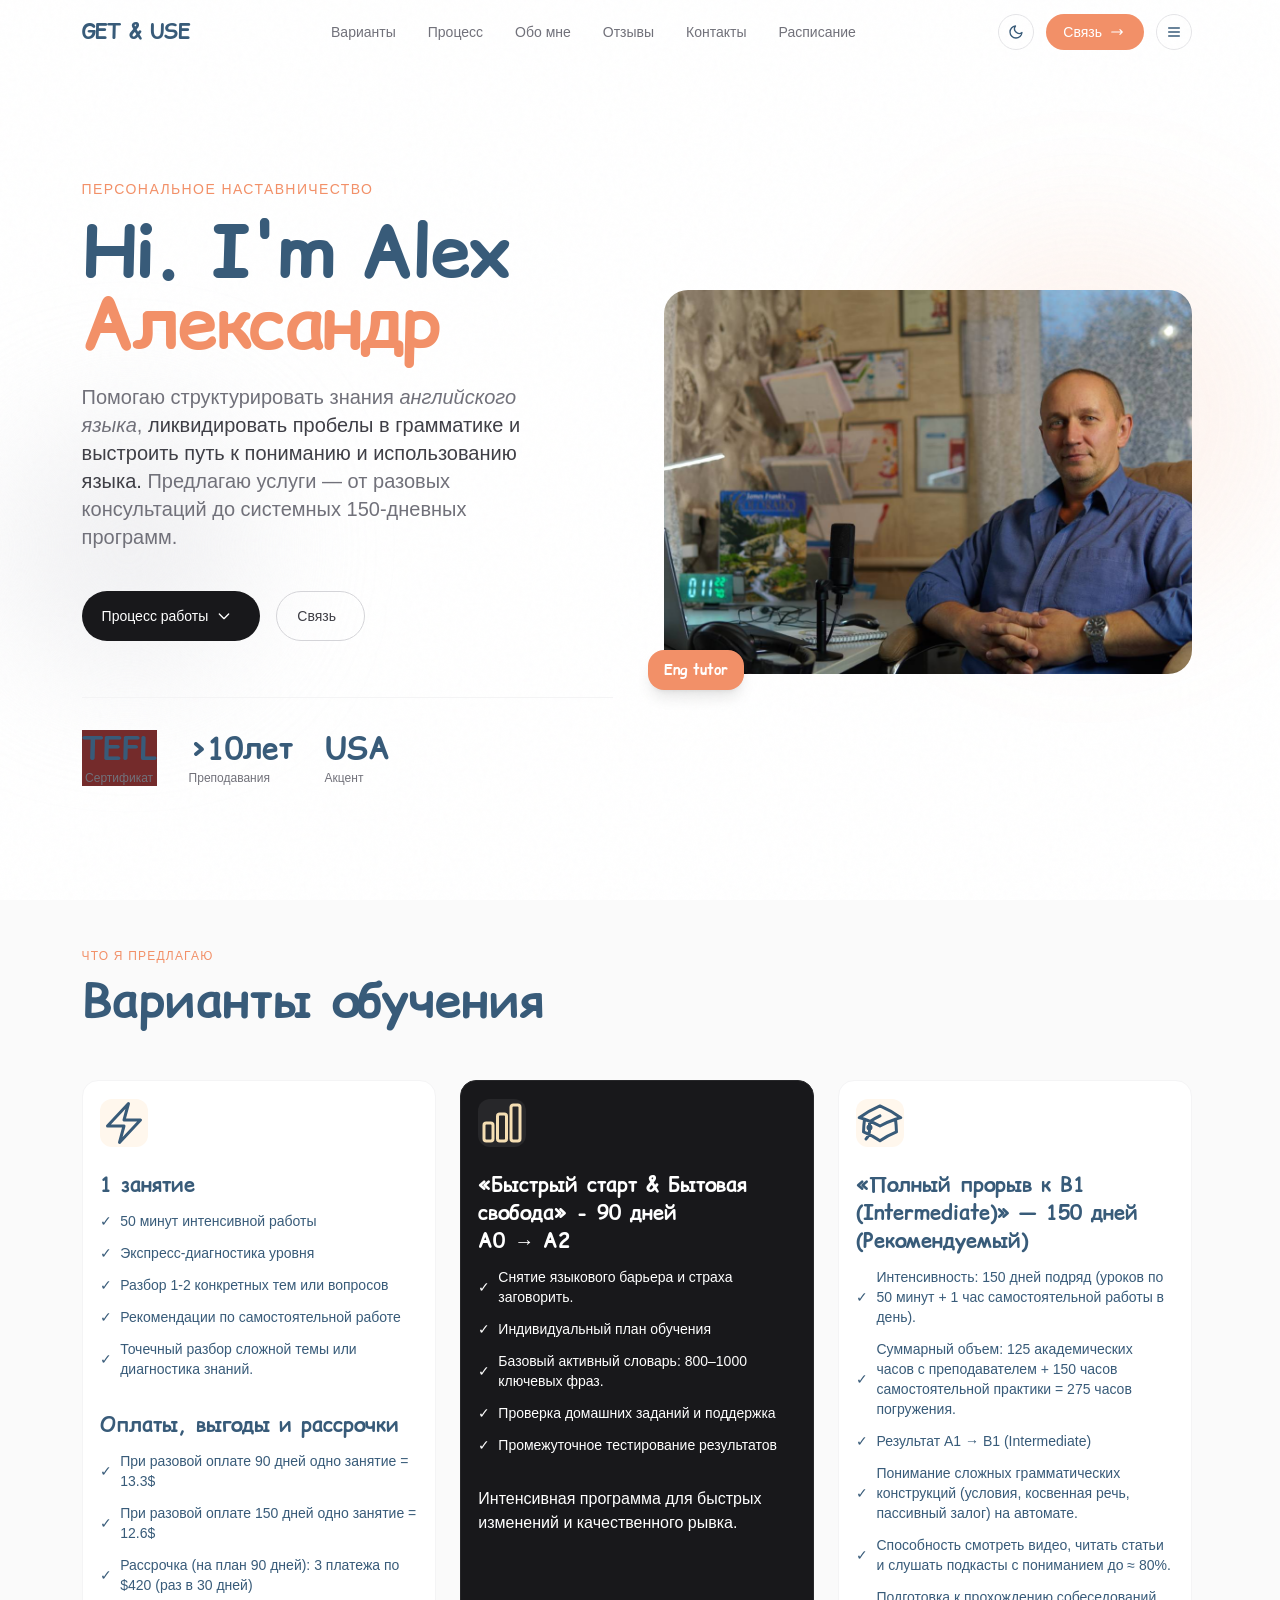
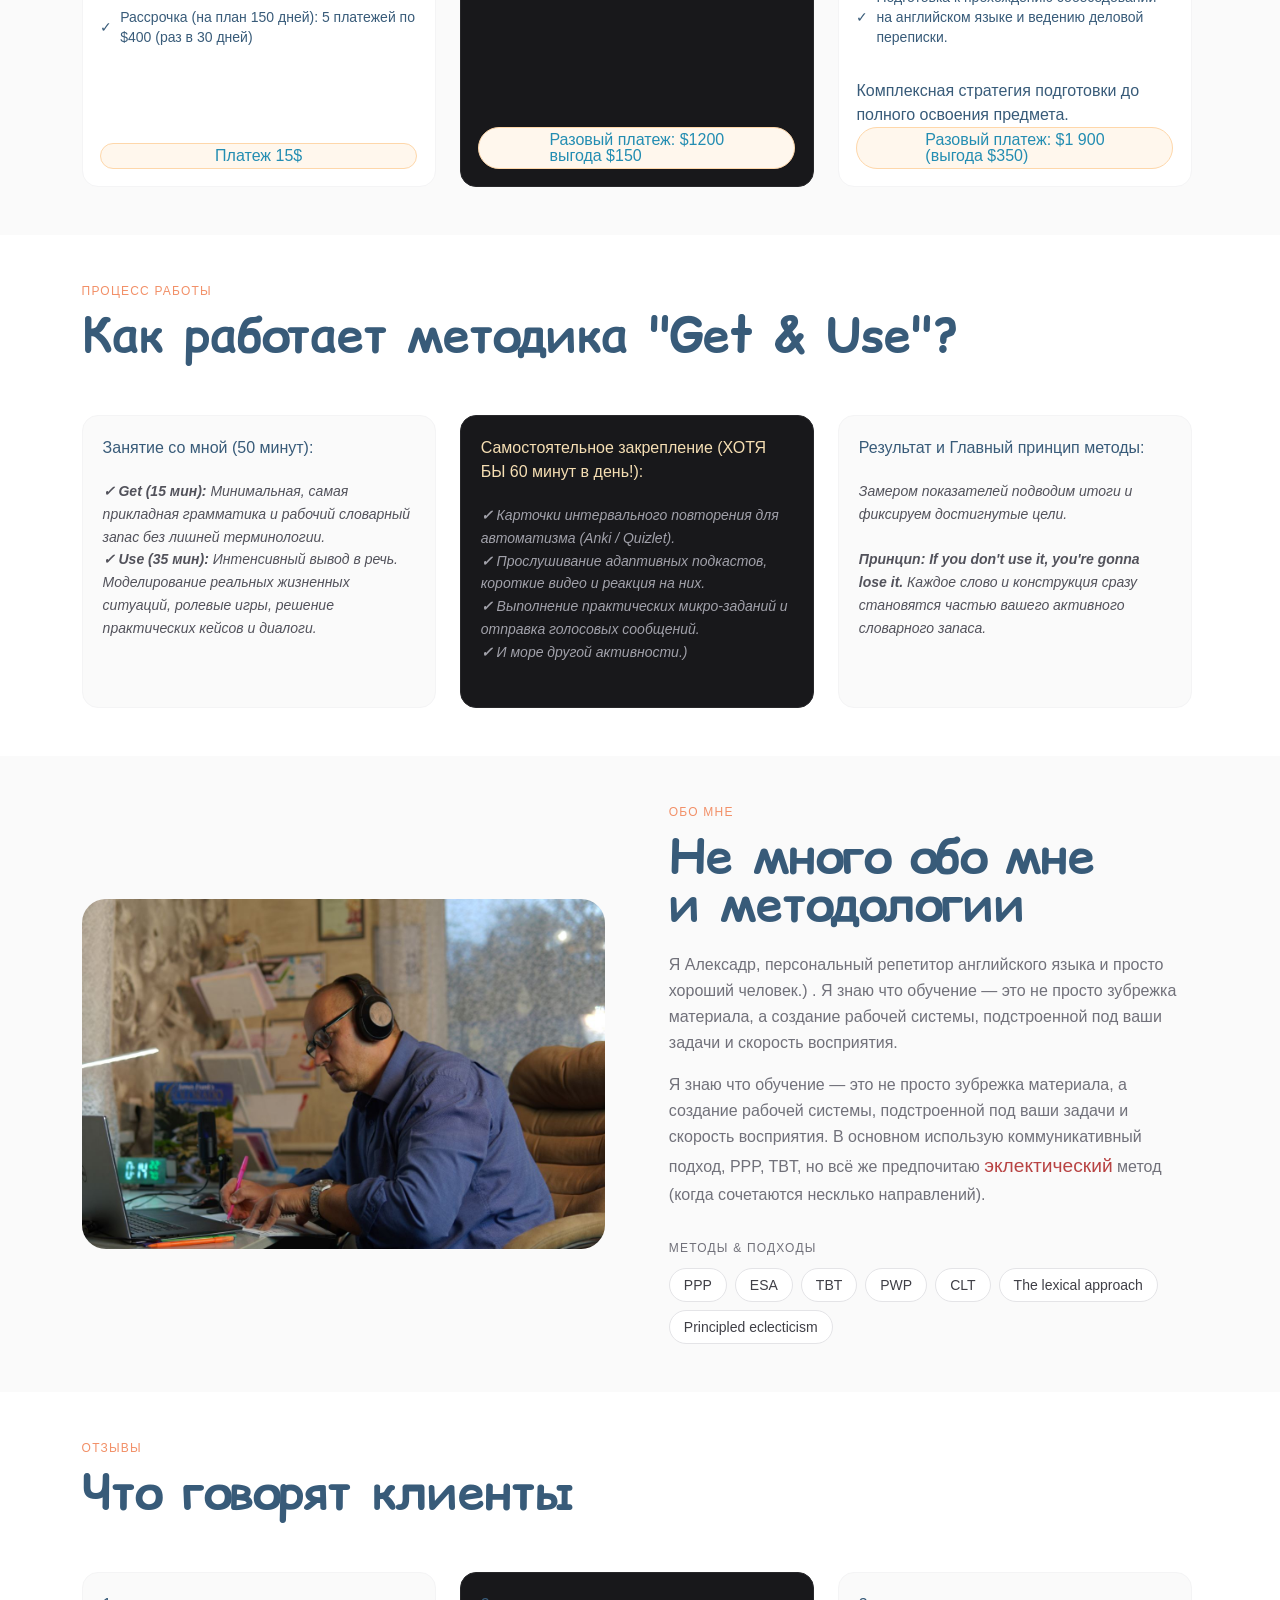
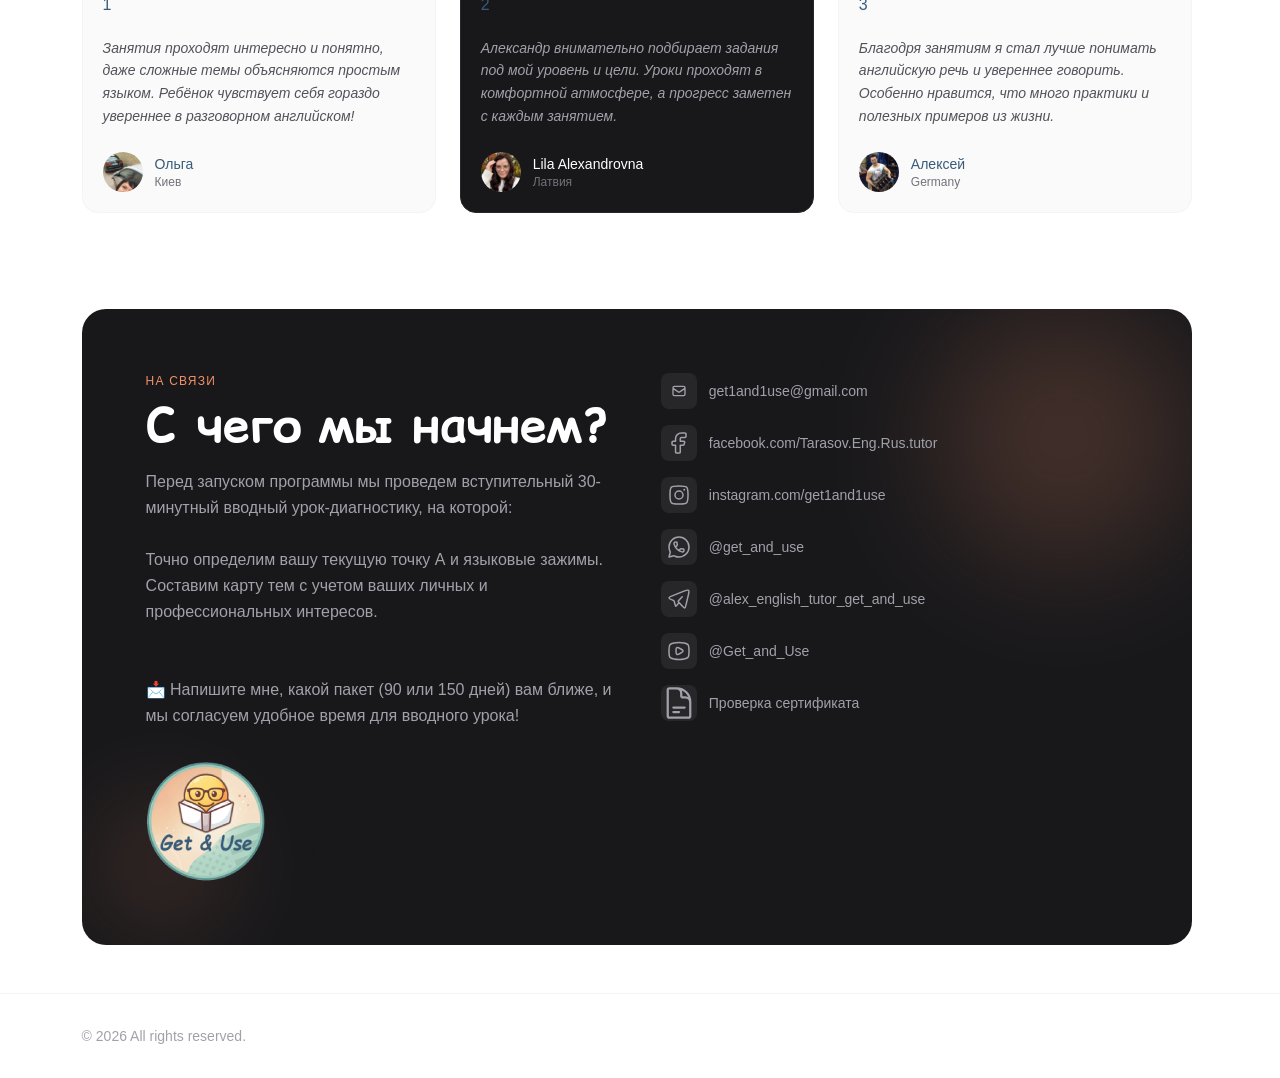
<file: index.html>
<!DOCTYPE html>
<html lang="en" x-data="app()" :class="{&#39;dark&#39;:dark}" class="scroll-smooth"><head><meta http-equiv="Content-Type" content="text/html; charset=UTF-8">
<meta name="viewport" content="width=device-width, initial-scale=1.0">
<meta name="description" content="">
<meta name="keywords" content="">
<meta name="author" content="">
<meta property="og:title" content=" ">
<meta property="og:description" content="">
<meta property="og:type" content="website">
<title>Репетитор английского Alex - GET & USE</title>

<script defer="" src="./Website_files/cdn.min.js.download"></script>
<link rel="preconnect" href="https://fonts.googleapis.com/">
<link rel="preconnect" href="https://fonts.gstatic.com" crossorigin>
<link href="https://fonts.googleapis.com/css2?family=Comic+Relief:wght@400;700&display=swap" rel="stylesheet">
<link href="./Website_files/css2" rel="stylesheet">

<script>

</script>

<style>
*,*::before,*::after{box-sizing:border-box}
html,body{font-family:'DM Sans',sans-serif}
h1,h2,h3,h4,h5,h6{font-family:'Comic Relief',sans-serif}
body{transition:background-color .3s,color .3s}

/* noise overlay */
body::before{content:'';position:fixed;inset:0;pointer-events:none;z-index:0;opacity:.35;
background-image:url("data:image/svg+xml,%3Csvg xmlns='http://www.w3.org/2000/svg' viewBox='0 0 200 200'%3E%3Cfilter id='n'%3E%3CfeTurbulence type='fractalNoise' baseFrequency='.9' numOctaves='4' stitchTiles='stitch'/%3E%3C/filter%3E%3Crect width='100%25' height='100%25' filter='url(%23n)' opacity='.05'/%3E%3C/svg%3E")}

/* scrollbar */
::-webkit-scrollbar{width:5px}
::-webkit-scrollbar-track{background:transparent}
::-webkit-scrollbar-thumb{background:#FF6B2B;border-radius:99px}

/* reveal on scroll */
.reveal{opacity:0;transform:translateY(26px);transition:opacity .6s cubic-bezier(.4,0,.2,1),transform .6s cubic-bezier(.4,0,.2,1)}
.reveal.in{opacity:1;transform:none}
.d1{transition-delay:.08s}.d2{transition-delay:.16s}.d3{transition-delay:.24s}.d4{transition-delay:.32s}

/* nav underline animation */
.nl{position:relative}
.nl::after{content:'';position:absolute;bottom:-2px;left:0;width:0;height:1.5px;background:currentColor;transition:width .22s cubic-bezier(.4,0,.2,1)}
.nl:hover::after,.nl.on::after{width:100%}
.nl.on{font-weight:500}

/* shimmer button */
.shimmer{position:relative;overflow:hidden}
.shimmer::after{content:'';position:absolute;top:0;left:-100%;width:60%;height:100%;background:rgba(255,255,255,.18);transform:skewX(-20deg);transition:left .4s cubic-bezier(.4,0,.2,1)}
.shimmer:hover::after{left:160%}

/* photo frames */
.pf{overflow:hidden;background:#d4d4d8}
.pf img{width:100%;height:100%;object-fit:cover;display:block}

/* card hover */
.card-h{transition:transform .28s cubic-bezier(.4,0,.2,1),border-color .18s}
.card-h:hover{transform:translateY(-4px)}

/* skill tag */
.stag{transition:border-color .18s}

[x-cloak]{display:none!important}
.dark header.scrolled{background-color:rgba(255,255,255,.95)!important}
.dark header.scrolled>nav{color:#18181b}
.dark header.scrolled>nav a:not(.shimmer),.dark header.scrolled>nav a:not(.shimmer) span{color:#18181b!important}
.dark header.scrolled>div{background-color:rgba(255,255,255,.95);border-color:#e4e4e7}
.dark header.scrolled>div a:not(.shimmer){color:#3f3f46!important}
.dark header.scrolled>div a:not(.shimmer):hover{color:#18181b!important}
</style>
<style>*, ::before, ::after{--tw-border-spacing-x:0;--tw-border-spacing-y:0;--tw-translate-x:0;--tw-translate-y:0;--tw-rotate:0;
  --tw-skew-x:0;--tw-skew-y:0;--tw-scale-x:1;--tw-scale-y:1;--tw-pan-x: ;--tw-pan-y: ;--tw-pinch-zoom: ;
  --tw-scroll-snap-strictness:proximity;--tw-gradient-from-position: ;--tw-gradient-via-position: ;--tw-gradient-to-position: ;
  --tw-ordinal: ;--tw-slashed-zero: ;--tw-numeric-figure: ;--tw-numeric-spacing: ;--tw-numeric-fraction: ;--tw-ring-inset: ;
  --tw-ring-offset-width:0px;--tw-ring-offset-color:#fff;
  --tw-ring-color:rgb(59 130 246 / 0.5);--tw-ring-offset-shadow:0 0 #0000;--tw-ring-shadow:0 0 #0000;
  --tw-shadow:0 0 #0000;--tw-shadow-colored:0 0 #0000;--tw-blur: ;--tw-brightness: ;--tw-contrast: ;
  --tw-grayscale: ;--tw-hue-rotate: ;--tw-invert: ;--tw-saturate: ;--tw-sepia: ;--tw-drop-shadow: ;
  --tw-backdrop-blur: ;--tw-backdrop-brightness: ;--tw-backdrop-contrast: ;--tw-backdrop-grayscale: ;
  --tw-backdrop-hue-rotate: ;--tw-backdrop-invert: ;--tw-backdrop-opacity: ;--tw-backdrop-saturate: ;
  --tw-backdrop-sepia: ;--tw-contain-size: ;--tw-contain-layout: ;--tw-contain-paint: ;--tw-contain-style: }
  ::backdrop{--tw-border-spacing-x:0;--tw-border-spacing-y:0;--tw-translate-x:0;--tw-translate-y:0;--tw-rotate:0;--tw-skew-x:0;--tw-skew-y:0;--tw-scale-x:1;--tw-scale-y:1;--tw-pan-x: ;--tw-pan-y: ;--tw-pinch-zoom: ;--tw-scroll-snap-strictness:proximity;--tw-gradient-from-position: ;--tw-gradient-via-position: ;--tw-gradient-to-position: ;--tw-ordinal: ;--tw-slashed-zero: ;--tw-numeric-figure: ;--tw-numeric-spacing: ;--tw-numeric-fraction: ;--tw-ring-inset: ;--tw-ring-offset-width:0px;--tw-ring-offset-color:#fff;--tw-ring-color:rgb(59 130 246 / 0.5);--tw-ring-offset-shadow:0 0 #0000;--tw-ring-shadow:0 0 #0000;--tw-shadow:0 0 #0000;--tw-shadow-colored:0 0 #0000;--tw-blur: ;--tw-brightness: ;--tw-contrast: ;--tw-grayscale: ;--tw-hue-rotate: ;--tw-invert: ;--tw-saturate: ;--tw-sepia: ;--tw-drop-shadow: ;--tw-backdrop-blur: ;--tw-backdrop-brightness: ;--tw-backdrop-contrast: ;--tw-backdrop-grayscale: ;--tw-backdrop-hue-rotate: ;--tw-backdrop-invert: ;--tw-backdrop-opacity: ;--tw-backdrop-saturate: ;--tw-backdrop-sepia: ;--tw-contain-size: ;--tw-contain-layout: ;--tw-contain-paint: ;--tw-contain-style: }*,::after,::before{box-sizing:border-box;border-width:0;border-style:solid;border-color:#e5e7eb}::after,::before{--tw-content:''}:host,html{line-height:1.5;-webkit-text-size-adjust:100%;-moz-tab-size:4;tab-size:4;font-family:ui-sans-serif, system-ui, sans-serif, "Apple Color Emoji", "Segoe UI Emoji", "Segoe UI Symbol", "Noto Color Emoji";
  font-feature-settings:normal;font-variation-settings:normal;-webkit-tap-highlight-color:transparent}body{margin:0;line-height:inherit}hr{height:0;color:inherit;border-top-width:1px}abbr:where([title]){-webkit-text-decoration:underline dotted;text-decoration:underline dotted}h1,h2,h3,h4,h5,h6{font-size:inherit;font-weight:inherit}a{color:inherit;text-decoration:inherit}b,strong{font-weight:bolder}code,kbd,pre,samp{font-family:ui-monospace, SFMono-Regular, Menlo, Monaco, Consolas, "Liberation Mono", "Courier New", monospace;font-feature-settings:normal;font-variation-settings:normal;font-size:1em}small{font-size:80%}sub,sup{font-size:75%;line-height:0;position:relative;vertical-align:baseline}sub{bottom:-.25em}sup{top:-.5em}table{text-indent:0;border-color:inherit;border-collapse:collapse}button,input,optgroup,select,textarea{font-family:inherit;font-feature-settings:inherit;font-variation-settings:inherit;font-size:100%;font-weight:inherit;line-height:inherit;letter-spacing:inherit;color:inherit;margin:0;padding:0}button,select{text-transform:none}button,input:where([type=button]),input:where([type=reset]),input:where([type=submit]){-webkit-appearance:button;background-color:transparent;background-image:none}:-moz-focusring{outline:auto}:-moz-ui-invalid{box-shadow:none}progress{vertical-align:baseline}::-webkit-inner-spin-button,::-webkit-outer-spin-button{height:auto}[type=search]{-webkit-appearance:textfield;outline-offset:-2px}::-webkit-search-decoration{-webkit-appearance:none}::-webkit-file-upload-button{-webkit-appearance:button;font:inherit}summary{display:list-item}blockquote,dd,dl,figure,h1,h2,h3,h4,h5,h6,hr,p,pre{margin:0}fieldset{margin:0;padding:0}legend{padding:0}menu,ol,ul{list-style:none;margin:0;padding:0}dialog{padding:0}textarea{resize:vertical}input::placeholder,textarea::placeholder{opacity:1;color:#9ca3af}[role=button],button{cursor:pointer}:disabled{cursor:default}audio,canvas,embed,iframe,img,object,svg,video{display:block;vertical-align:middle}img,video{max-width:100%;height:auto}[hidden]:where(:not([hidden=until-found])){display:none}.pointer-events-none{pointer-events:none}.fixed{position:fixed}.absolute{position:absolute}.relative{position:relative}.inset-x-0{left:0px;right:0px}.-bottom-4{bottom:-1rem}.-left-4{left:-1rem}.bottom-1\/4{bottom:25%}.left-0{left:0px}.right-0{right:0px}.top-0{top:0px}.top-1\/4{top:25%}.bottom-0{bottom:0px}.z-10{z-index:10}.z-50{z-index:50}.order-1{order:1}.order-2{order:2}.mx-auto{margin-left:auto;margin-right:auto}.mb-1\.5{margin-bottom:0.375rem}.mb-10{margin-bottom:2.5rem}.mb-14{margin-bottom:3.5rem}.mb-2{margin-bottom:0.5rem}.mb-3{margin-bottom:0.75rem}.mb-4{margin-bottom:1rem}.mb-5{margin-bottom:1.25rem}.mb-6{margin-bottom:1.5rem}.mb-8{margin-bottom:2rem}.mt-1{margin-top:0.25rem}.mt-14{margin-top:3.5rem}.block{display:block}.flex{display:flex}.inline-flex{display:inline-flex}.grid{display:grid}.hidden{display:none}.aspect-square{aspect-ratio:1 / 1}.h-12{height:3rem}.h-16{height:4rem}.h-3\.5{height:0.875rem}.h-4{height:1rem}.h-48{height:12rem}.h-6{height:1.5rem}.h-64{height:16rem}.h-72{height:18rem}.h-9{height:2.25rem}.h-96{height:24rem}.h-full{height:100%}.h-10{height:2.5rem}.h-40{height:10rem}.h-44{height:11rem}.min-h-screen{min-height:100vh}.w-12{width:3rem}.w-3\.5{width:0.875rem}.w-4{width:1rem}.w-6{width:1.5rem}.w-64{width:16rem}
  .w-72{width: 25rem}
  .w-9{width:2.25rem}
  .w-96{width:24rem}.w-full{width:100%}.w-10{width:2.5rem}.w-40{width:10rem}.max-w-6xl{max-width:72rem}.max-w-md{max-width:28rem}.max-w-sm{max-width:24rem}.shrink-0{flex-shrink:0}.resize-none{resize:none}.flex-col{flex-direction:column}.flex-wrap{flex-wrap:wrap}.items-start{align-items:flex-start}.items-center{align-items:center}.justify-center{justify-content:center}.justify-between{justify-content:space-between}.gap-0\.5{gap:0.125rem}.gap-1\.5{gap:0.375rem}.gap-12{gap:3rem}.gap-16{gap:4rem}.gap-2{gap:0.5rem}.gap-3{gap:0.75rem}.gap-4{gap:1rem}.gap-6{gap:1.5rem}.gap-8{gap:2rem}.self-start{align-self:flex-start}.overflow-hidden{overflow:hidden}.scroll-smooth{scroll-behavior:smooth}.rounded-2xl{border-radius:1rem}.rounded-3xl{border-radius:1.5rem}.rounded-full{border-radius:9999px}.rounded-xl{border-radius:0.75rem}.rounded-lg{border-radius:0.5rem}.border{border-width:1px}.border-t{border-top-width:1px}.border-orange-200{--tw-border-opacity:1;border-color:rgb(254 215 170 / var(--tw-border-opacity, 1))}.border-zinc-100{--tw-border-opacity:1;border-color:rgb(244 244 245 / var(--tw-border-opacity, 1))}.border-zinc-200{--tw-border-opacity:1;border-color:rgb(228 228 231 / var(--tw-border-opacity, 1))}.border-zinc-300{--tw-border-opacity:1;border-color:rgb(212 212 216 / var(--tw-border-opacity, 1))}.border-zinc-800{--tw-border-opacity:1;border-color:rgb(39 39 42 / var(--tw-border-opacity, 1))}.border-zinc-700{--tw-border-opacity:1;border-color:rgb(63 63 70 / var(--tw-border-opacity, 1))}
  .bg-accent{--tw-bg-opacity:1;background-color:rgb(242 144 104 / var(--tw-bg-opacity, 1))}.bg-accent\/10{background-color:rgb(242 144 104 / 0.1)}.bg-orange-50{--tw-bg-opacity:1;background-color:rgb(255 247 237 / var(--tw-bg-opacity, 1))}.bg-white{--tw-bg-opacity:1;background-color:rgb(255 255 255 / var(--tw-bg-opacity, 1))}.bg-zinc-100{--tw-bg-opacity:1;background-color:rgb(244 244 245 / var(--tw-bg-opacity, 1))}.bg-zinc-200{--tw-bg-opacity:1;background-color:rgb(228 228 231 / var(--tw-bg-opacity, 1))}.bg-zinc-200\/50{background-color:rgb(228 228 231 / 0.5)}.bg-zinc-50{--tw-bg-opacity:1;background-color:rgb(250 250 250 / var(--tw-bg-opacity, 1))}.bg-zinc-800{--tw-bg-opacity:1;background-color:rgb(39 39 42 / var(--tw-bg-opacity, 1))}.bg-zinc-900{--tw-bg-opacity:1;background-color:rgb(24 24 27 / var(--tw-bg-opacity, 1))}.bg-accent\/20{background-color:rgb(242 144 104 / 0.2)}.fill-current{fill:currentColor}.p-6{padding:1.5rem}
  .p-7{padding:1.25rem}
  .p-8{padding:1.1rem}.p-10{padding:2.5rem}.px-3{padding-left:0.75rem;padding-right:0.75rem}.px-3\.5{padding-left:0.875rem;padding-right:0.875rem}.px-4{padding-left:1rem;padding-right:1rem}
  .px-5{padding-left:1.1rem;padding-right:1.25rem}
  .px-6{padding-left:1.1rem;padding-right:1.5rem}
  .px-7{padding-left:1.25rem;padding-right:1.75rem}.py-1{padding-top:0.25rem;padding-bottom:0.25rem}.py-1\.5{padding-top:0.375rem;padding-bottom:0.375rem}.py-2{padding-top:0.5rem;padding-bottom:0.5rem}.py-2\.5{padding-top:0.625rem;padding-bottom:0.625rem}
  .py-24{padding-top:3rem;padding-bottom:3rem}
  .py-3\.5{padding-top:0.875rem;padding-bottom:0.875rem}.py-5{padding-top:1.25rem;padding-bottom:1.25rem}.px-2\.5{padding-left:0.625rem;padding-right:0.625rem}.py-3{padding-top:0.75rem;padding-bottom:0.75rem}.py-8{padding-top:2rem;padding-bottom:2rem}.pt-16{padding-top:4rem}.pt-2{padding-top:0.5rem}
  .pt-8{padding-top:2rem}
  .font-display{font-family:'Comic Relief',sans-serif}
  .text-2xl{font-size:1.5rem;line-height:2rem}.text-3xl{font-size:1.875rem;line-height:2.25rem}.text-4xl{font-size:2.25rem;line-height:2.5rem}.text-5xl{font-size:3rem;line-height:1}.text-lg{font-size:1.125rem;line-height:1.75rem}.text-sm{font-size:0.875rem;line-height:1.25rem}.text-xl{font-size:1.25rem;line-height:1.75rem}.text-xs{font-size:0.75rem;line-height:1rem}.font-bold{font-weight:700}.font-light{font-weight:300}.font-medium{font-weight:500}.uppercase{text-transform:uppercase}.italic{font-style:italic}.leading-\[1\.05\]{line-height:1.05}.leading-relaxed{line-height:1.625}.leading-tight{line-height:1.25}.tracking-tight{letter-spacing:-0.025em}.tracking-widest{letter-spacing:0.1em}.text-accent{--tw-text-opacity:1;color:rgb(242 144 104 / var(--tw-text-opacity, 1))}.text-white{--tw-text-opacity:1;color:rgb(255 255 255 / var(--tw-text-opacity, 1))}
  .text-zinc-400{--tw-text-opacity:1;color:rgb(161 161 170 / var(--tw-text-opacity, 1))}
  .text-zinc-500{--tw-text-opacity:1;color:rgb(113 113 122 / var(--tw-text-opacity, 1))}
  .text-zinc-600{--tw-text-opacity:1;color:rgb(82 82 91 / var(--tw-text-opacity, 1))}
  .text-zinc-700{--tw-text-opacity:1;color:rgb(63 63 70 / var(--tw-text-opacity, 1))}
  .text-zinc-900{--tw-text-opacity:1;color:rgb(56 91 121 / var(--tw-text-opacity, 1))}
  
  .antialiased{-webkit-font-smoothing:antialiased;-moz-osx-font-smoothing:grayscale}
  .placeholder-zinc-600::placeholder{--tw-placeholder-opacity:1;color:rgb(82 82 91 / var(--tw-placeholder-opacity, 1))}
  .shadow-lg{--tw-shadow:0 10px 15px -3px rgb(0 0 0 / 0.1), 0 4px 6px -4px rgb(0 0 0 / 0.1);--tw-shadow-colored:0 10px 15px -3px var(--tw-shadow-color), 0 4px 6px -4px var(--tw-shadow-color);box-shadow:var(--tw-ring-offset-shadow, 0 0 #0000), var(--tw-ring-shadow, 0 0 #0000), var(--tw-shadow)}.blur-3xl{--tw-blur:blur(64px);filter:var(--tw-blur) var(--tw-brightness) var(--tw-contrast) var(--tw-grayscale) var(--tw-hue-rotate) var(--tw-invert) var(--tw-saturate) var(--tw-sepia) var(--tw-drop-shadow)}.blur-2xl{--tw-blur:blur(40px);filter:var(--tw-blur) var(--tw-brightness) var(--tw-contrast) var(--tw-grayscale) var(--tw-hue-rotate) var(--tw-invert) var(--tw-saturate) var(--tw-sepia) var(--tw-drop-shadow)}
  .transition-all{transition-property:all;transition-timing-function:cubic-bezier(0.4, 0, 0.2, 1);transition-duration:150ms}.transition-colors{transition-property:color, background-color, border-color, fill, stroke, -webkit-text-decoration-color;transition-property:color, background-color, border-color, text-decoration-color, fill, stroke;transition-property:color, background-color, border-color, text-decoration-color, fill, stroke, -webkit-text-decoration-color;transition-timing-function:cubic-bezier(0.4, 0, 0.2, 1);transition-duration:150ms}.duration-300{transition-duration:300ms}.hover\:border-accent:hover{--tw-border-opacity:1;border-color:rgb(255 107 43 / var(--tw-border-opacity, 1))}.hover\:bg-accent-light:hover{--tw-bg-opacity:1;background-color:rgb(255 143 92 / var(--tw-bg-opacity, 1))}.hover\:bg-zinc-100:hover{--tw-bg-opacity:1;background-color:rgb(244 244 245 / var(--tw-bg-opacity, 1))}.hover\:bg-zinc-50:hover{--tw-bg-opacity:1;background-color:rgb(250 250 250 / var(--tw-bg-opacity, 1))}.hover\:bg-zinc-700:hover{--tw-bg-opacity:1;background-color:rgb(63 63 70 / var(--tw-bg-opacity, 1))}.hover\:text-accent:hover{--tw-text-opacity:1;color:rgb(255 107 43 / var(--tw-text-opacity, 1))}
  .hover\:text-zinc-900:hover{--tw-text-opacity:1;color:rgb(56 91 121 / var(--tw-text-opacity, 1))}
  .hover\:text-white:hover{--tw-text-opacity:1;color:rgb(255 255 255 / var(--tw-text-opacity, 1))}
  .focus\:border-accent:focus{--tw-border-opacity:1;border-color:rgb(255 107 43 / var(--tw-border-opacity, 1))}
  .focus\:outline-none:focus{outline:2px solid transparent;outline-offset:2px}
  .group:hover .group-hover\:bg-accent\/10{background-color:rgb(255 107 43 / 0.1)}
  .group:hover .group-hover\:bg-accent\/20{background-color:rgb(255 107 43 / 0.2)}
  .group:hover .group-hover\:text-accent{--tw-text-opacity:1;color:rgb(255 107 43 / var(--tw-text-opacity, 1))}
  .dark\:border-zinc-700:is(.dark *){--tw-border-opacity:1;border-color:rgb(63 63 70 / var(--tw-border-opacity, 1))}
  .dark\:border-zinc-800:is(.dark *){--tw-border-opacity:1;border-color:rgb(39 39 42 / var(--tw-border-opacity, 1))}
  .dark\:border-zinc-900:is(.dark *){--tw-border-opacity:1;border-color:rgb(24 24 27 / var(--tw-border-opacity, 1))}
  .dark\:bg-white:is(.dark *){--tw-bg-opacity:1;background-color:rgb(255 255 255 / var(--tw-bg-opacity, 1))}
  .dark\:bg-zinc-700:is(.dark *){--tw-bg-opacity:1;background-color:rgb(63 63 70 / var(--tw-bg-opacity, 1))}
  .dark\:bg-zinc-800:is(.dark *){--tw-bg-opacity:1;background-color:rgb(39 39 42 / var(--tw-bg-opacity, 1))}
  .dark\:bg-zinc-800\/30:is(.dark *){background-color:rgb(39 39 42 / 0.3)}
  .dark\:bg-zinc-900:is(.dark *){--tw-bg-opacity:1;background-color:rgb(24 24 27 / var(--tw-bg-opacity, 1))}
  .dark\:bg-zinc-900\/40:is(.dark *){background-color:rgb(24 24 27 / 0.4)}
  .dark\:bg-zinc-950:is(.dark *){--tw-bg-opacity:1;background-color:rgb(9 9 11 / var(--tw-bg-opacity, 1))}
  .dark\:text-white:is(.dark *){--tw-text-opacity:1;color:rgb(255 255 255 / var(--tw-text-opacity, 1))}
  .dark\:text-zinc-100:is(.dark *){--tw-text-opacity:1;color:rgb(244 244 245 / var(--tw-text-opacity, 1))}
  .dark\:text-zinc-300:is(.dark *){--tw-text-opacity:1;color:rgb(212 212 216 / var(--tw-text-opacity, 1))}
  .dark\:text-zinc-400:is(.dark *){--tw-text-opacity:1;color:rgb(161 161 170 / var(--tw-text-opacity, 1))}
  
  .dark\:text-zinc-900:is(.dark *){--tw-text-opacity:1;color:rgb(56 91 121 / var(--tw-text-opacity, 1))}
  .dark\:hover\:bg-zinc-200:hover:is(.dark *){--tw-bg-opacity:1;background-color:rgb(228 228 231 / var(--tw-bg-opacity, 1))}
  .dark\:hover\:bg-zinc-900:hover:is(.dark *){--tw-bg-opacity:1;background-color:rgb(24 24 27 / var(--tw-bg-opacity, 1))}
  .dark\:hover\:text-white:hover:is(.dark *){--tw-text-opacity:1;color:rgb(255 255 255 / var(--tw-text-opacity, 1))}@media (min-width: 640px){.sm\:grid-cols-2{grid-template-columns:repeat(2, minmax(0, 1fr))}.sm\:flex-row{flex-direction:row}.sm\:items-end{align-items:flex-end}.sm\:self-auto{align-self:auto}}@media (min-width: 768px){.md\:order-1{order:1}.md\:order-2{order:2}.md\:row-span-2{grid-row:span 2 / span 2}.md\:flex{display:flex}.md\:inline-flex{display:inline-flex}.md\:hidden{display:none}.md\:h-80{height:18rem}.md\:w-80{width:33rem}.md\:grid-cols-2{grid-template-columns:repeat(2, minmax(0, 1fr))}.md\:grid-cols-3{grid-template-columns:repeat(3, minmax(0, 1fr))}.md\:justify-end{justify-content:flex-end}.md\:p-16{padding:4rem}.md\:text-5xl{font-size:3rem;line-height:1}.md\:text-6xl{font-size:3.75rem;line-height:1}.md\:text-xl{font-size:1.25rem;line-height:1.75rem}}@media (min-width: 1024px){.lg\:h-96{height:24rem}.lg\:w-96{width:33rem}.lg\:text-7xl{font-size:4.5rem;line-height:1}}
  
  .bg-white\/90 {
    background-color: rgb(255 255 255 / 0.9);
  }
  .backdrop-blur-md {
    --tw-backdrop-blur: blur(12px);
  }
  .flex {
    display: flex;
  }
  .space-y-3 > :not([hidden]) ~ :not([hidden]) {
    --tw-space-y-reverse: 0;
    margin-top: calc(0.75rem * calc(1 - var(--tw-space-y-reverse)));
    margin-bottom: calc(0.75rem * var(--tw-space-y-reverse));
  }
  .mr-2{margin-right: 0.5rem;}
  .price_box {
    display: flex;
    justify-content: center; /* horizontal */
    align-items: center;     /* vertical */
    font-size: 1em;
    margin-top: auto;
    color: rgb(35 141 178);
  }
  .wheat{color: wheat; }
.pulse {
  background-color: #742b2b;
  
  animation: pulse-bg 1.5s ease-in-out infinite alternate;
}

@keyframes pulse-bg {
  from {
    background-color: #1d1717;
  }
  to {
    background-color: #954949;
  }
}

</style><style></style></head>

<body class="bg-white dark:bg-zinc-950 text-zinc-900 dark:text-zinc-100 antialiased">

<!-- ═══ NAV ═══ -->
<header class="fixed inset-x-0 top-0 z-50 transition-all duration-300" :class="sc?&#39;bg-white/90 dark:bg-zinc-950/90 backdrop-blur-md shadow-sm shadow-black/5 scrolled&#39;:&#39;&#39;">
  <nav class="max-w-6xl mx-auto px-6 h-16 flex items-center justify-between" aria-label="Main navigation">

    <a href="/" class="font-display font-bold text-xl tracking-tight relative z-10">
      <span class="text-zinc-900 dark:text-white">GET & USE</span><!--span class="text-accent">USE</span-->
    </a>

    <ul class="hidden md:flex items-center gap-8 text-sm" role="list">
      <li><a href="#services" class="nl text-zinc-500 dark:text-zinc-400 hover:text-zinc-900 dark:hover:text-white transition-colors" :class="s===&#39;services&#39;?&#39;on !text-zinc-900 dark:!text-white&#39;:&#39;&#39;">Варианты</a></li>
      <li><a href="#work" class="nl text-zinc-500 dark:text-zinc-400 hover:text-zinc-900 dark:hover:text-white transition-colors" :class="s===&#39;work&#39;?&#39;on !text-zinc-900 dark:!text-white&#39;:&#39;&#39;">Процесс</a></li>
      <li><a href="#about" class="nl text-zinc-500 dark:text-zinc-400 hover:text-zinc-900 dark:hover:text-white transition-colors" :class="s===&#39;about&#39;?&#39;on !text-zinc-900 dark:!text-white&#39;:&#39;&#39;">Обо мне</a></li>
      <li><a href="#reviews" class="nl text-zinc-500 dark:text-zinc-400 hover:text-zinc-900 dark:hover:text-white transition-colors" :class="s===&#39;reviews&#39;?&#39;on !text-zinc-900 dark:!text-white&#39;:&#39;&#39;">Отзывы</a></li>
      <li><a href="#contact" class="nl text-zinc-500 dark:text-zinc-400 hover:text-zinc-900 dark:hover:text-white transition-colors" :class="s===&#39;contact&#39;?&#39;on !text-zinc-900 dark:!text-white&#39;:&#39;&#39;">Контакты</a></li>
      <li><a href="booking/index.html" class="nl text-zinc-500 dark:text-zinc-400 hover:text-zinc-900 dark:hover:text-white transition-colors" :class="s===&#39;contact&#39;?&#39;on !text-zinc-900 dark:!text-white&#39;:&#39;&#39;">Расписание</a></li>
    </ul>

    <div class="flex items-center gap-3">
      <!-- dark toggle -->
      <button @click="dark=!dark" class="w-9 h-9 flex items-center justify-center rounded-full border border-zinc-200 dark:border-zinc-800 hover:bg-zinc-100 dark:hover:bg-zinc-900 transition-colors" :aria-label="dark?&#39;Light mode&#39;:&#39;Dark mode&#39;" aria-label="Dark mode">
        <svg x-show="!dark" class="w-4 h-4" fill="none" viewBox="0 0 24 24" stroke="currentColor" aria-hidden="true"><path stroke-linecap="round" stroke-linejoin="round" stroke-width="2" d="M21 12.79A9 9 0 1111.21 3 7 7 0 0021 12.79z"></path></svg>
        <svg x-show="dark" class="w-4 h-4" fill="none" viewBox="0 0 24 24" stroke="currentColor" aria-hidden="true" style="display: none;"><path stroke-linecap="round" stroke-linejoin="round" stroke-width="2" d="M12 3v1m0 16v1m9-9h-1M4 12H3m15.364-6.364l-.707.707M6.343 17.657l-.707.707M17.657 17.657l-.707-.707M6.343 6.343l-.707-.707M12 8a4 4 0 100 8 4 4 0 000-8z"></path></svg>
      </button>
      <!-- связь -->
      <a href="#contact" class="hidden md:inline-flex items-center gap-2 shimmer bg-accent text-white text-sm font-medium px-5 py-2 rounded-full hover:bg-accent-light transition-colors">
        Связь <svg class="w-3.5 h-3.5" fill="none" viewBox="0 0 24 24" stroke="currentColor" aria-hidden="true"><path stroke-linecap="round" stroke-linejoin="round" stroke-width="2" d="M17 8l4 4m0 0l-4 4m4-4H3"></path></svg>
      </a>
      <!-- hamburger -->
      <button @click="mm=!mm" class="md:hidden w-9 h-9 flex items-center justify-center rounded-full border border-zinc-200 dark:border-zinc-800" :aria-expanded="mm" aria-label="Toggle menu" aria-expanded="false">
        <svg x-show="!mm" class="w-4 h-4" fill="none" viewBox="0 0 24 24" stroke="currentColor" aria-hidden="true"><path stroke-linecap="round" stroke-linejoin="round" stroke-width="2" d="M4 6h16M4 12h16M4 18h16"></path></svg>
        <svg x-show="mm" class="w-4 h-4" fill="none" viewBox="0 0 24 24" stroke="currentColor" aria-hidden="true" style="display: none;"><path stroke-linecap="round" stroke-linejoin="round" stroke-width="2" d="M6 18L18 6M6 6l12 12"></path></svg>
      </button>
    </div>
  </nav>

  <!-- mobile menu -->
  <div x-show="mm" x-transition:enter="transition ease-out duration-200" x-transition:enter-start="opacity-0 -translate-y-2" x-transition:enter-end="opacity-100 translate-y-0" x-transition:leave="transition ease-in duration-150" x-transition:leave-start="opacity-100 translate-y-0" x-transition:leave-end="opacity-0 -translate-y-2" class="md:hidden bg-white dark:bg-zinc-950 border-t border-zinc-100 dark:border-zinc-900" style="display: none;">
    <ul class="flex flex-col px-6 py-5 gap-4 text-sm font-medium" role="list">
      <li><a href="#services" @click="mm=false" class="block text-zinc-700 dark:text-zinc-300 hover:text-accent transition-colors">Варианты</a></li>
      <li><a href="#work" @click="mm=false" class="block text-zinc-700 dark:text-zinc-300 hover:text-accent transition-colors">Процесс</a></li>
      <li><a href="#about" @click="mm=false" class="block text-zinc-700 dark:text-zinc-300 hover:text-accent transition-colors">Обо мне</a></li>
      <li><a href="#reviews" @click="mm=false" class="block text-zinc-700 dark:text-zinc-300 hover:text-accent transition-colors">Отзывы</a></li>
      <!--li><a href="#blog" @click="mm=false" class="block text-zinc-700 dark:text-zinc-300 hover:text-accent transition-colors">Blog</a></li-->
      <li><a href="#contact" @click="mm=false" class="block text-zinc-700 dark:text-zinc-300 hover:text-accent transition-colors">Контакты</a></li>
  
    </ul>
  </div>
</header>

<main>

<!-- ═══ HERO ═══ -->
<section id="hero" class="relative min-h-screen flex items-center pt-16 overflow-hidden">
  <div class="absolute top-1/4 right-0 w-96 h-96 bg-accent/10 rounded-full blur-3xl pointer-events-none" aria-hidden="true"></div>
  <div class="absolute bottom-1/4 left-0 w-64 h-64 bg-zinc-200/50 dark:bg-zinc-800/30 rounded-full blur-3xl pointer-events-none" aria-hidden="true"></div>

  <div class="relative z-10 max-w-6xl mx-auto px-6 py-24 w-full">
    <div class="grid md:grid-cols-2 gap-12 items-center">

      <div>
        <p class="reveal text-sm font-medium text-accent tracking-widest uppercase mb-4 in">Персональное наставничество</p>
        <h1 class="reveal d1 font-display font-bold text-5xl md:text-6xl lg:text-7xl leading-[1.05] tracking-tight text-zinc-900 dark:text-white mb-6 in">
          Hi. I'm Alex <span class="text-accent">Александр</span>
        </h1>
        <p class="reveal d2 text-lg md:text-xl text-zinc-500 dark:text-zinc-400 font-light leading-relaxed max-w-md mb-10 in">
          Помогаю структурировать знания <i>английского языка</i>, <strong class="font-medium text-zinc-700 dark:text-zinc-300">ликвидировать пробелы в грамматике и выстроить путь к пониманию и использованию языка. </strong>Предлагаю услуги — от разовых консультаций до системных 150-дневных программ.
        </p>
        <div class="reveal d3 flex flex-wrap gap-4 in">
          <a href="#work" class="shimmer inline-flex items-center gap-2 bg-zinc-900 dark:bg-white text-white dark:text-zinc-900 font-medium px-7 py-3.5 rounded-full hover:bg-zinc-700 dark:hover:bg-zinc-200 transition-colors text-sm">
            Процесс работы
            <svg class="w-4 h-4" fill="none" viewBox="0 0 24 24" stroke="currentColor" aria-hidden="true"><path stroke-linecap="round" stroke-linejoin="round" stroke-width="2" d="M19 9l-7 7-7-7"></path></svg>
          </a>
          <a href="#contact" class="inline-flex items-center gap-2 border border-zinc-300 dark:border-zinc-700 text-zinc-700 dark:text-zinc-300 font-medium px-7 py-3.5 rounded-full hover:bg-zinc-50 dark:hover:bg-zinc-900 transition-colors text-sm">Связь</a>
        </div>
        <div class="reveal d4 flex gap-8 mt-14 pt-8 border-t border-zinc-100 dark:border-zinc-900">
          <button type="button" class="tefl_modal cursor-pointer pulse text-left focus-visible:outline focus-visible:outline-2 focus-visible:outline-offset-4 focus-visible:outline-accent" aria-haspopup="dialog" aria-controls="tefl-dialog">
            <p class="font-display font-bold text-3xl text-zinc-900 dark:text-white">TEFL</p>
            <p class="text-xs text-zinc-500 dark:text-zinc-400 mt-1">Сертификат</p>
          </button>
          
          <div><p class="font-display font-bold text-3xl text-zinc-900 dark:text-white">>10лет</p><p class="text-xs text-zinc-500 dark:text-zinc-400 mt-1">Преподавания</p></div>
          <div><p class="font-display font-bold text-3xl text-zinc-900 dark:text-white">USA</p><p class="text-xs text-zinc-500 dark:text-zinc-400 mt-1">Акцент</p></div>
        </div>
      </div>

      <div class="reveal d2 flex justify-center md:justify-end in">
        <div class="relative  h-72 md:w-80 md:h-80 lg:w-96 lg:h-96">
          <div class="pf w-full h-full rounded-3xl">
            <img src="./Website_files/eng_tutor.jpg" alt=" " loading="eager">
          </div>
          <div class="absolute -bottom-4 -left-4 bg-accent text-white font-display font-bold text-sm px-4 py-2.5 rounded-2xl shadow-lg">Eng tutor</div>
        </div>
      </div>

    </div>
  </div></section>

<!-- ═══ SERVICES ═══ -->
<section id="services" class="py-24 bg-zinc-50 dark:bg-zinc-900/40">
  <div class="max-w-6xl mx-auto px-6">
    <div class="mb-14">
      <p class="reveal text-xs font-medium text-accent tracking-widest uppercase mb-3">Что я предлагаю</p>
      <h2 class="reveal d1 font-display font-bold text-4xl md:text-5xl text-zinc-900 dark:text-white">Варианты обучения</h2>
    </div>
    <div class="grid md:grid-cols-3 gap-6">

      <article class="reveal d1 card-h group bg-white dark:bg-zinc-900 rounded-2xl p-8 border border-zinc-100 dark:border-zinc-800 hover:border-accent flex flex-col">
        <div class="w-12 h-12 flex items-center justify-center bg-orange-50 dark:bg-zinc-800 rounded-xl mb-6 group-hover:bg-accent/10 transition-colors">
          <svg xmlns="http://www.w3.org/2000/svg" fill="none" viewBox="0 0 24 24" stroke-width="1.5" stroke="currentColor"
            class="size-6">
            <path stroke-linecap="round" stroke-linejoin="round"
              d="m3.75 13.5 10.5-11.25L12 10.5h8.25L9.75 21.75 12 13.5H3.75Z" />
          </svg>

        </div>
        <h3 class="font-display font-bold text-xl text-zinc-900 dark:text-white mb-3">1 занятие</h3>
        <p class="text-sm text-zinc-500 dark:text-zinc-400 leading-relaxed">
          <ul class="space-y-3 text-sm text-gray-600 mb-8">
             <li class="flex items-center"><span class="text-indigo-600 mr-2">✓</span> 50 минут интенсивной работы</li>
              <li class="flex items-center"><span class="text-indigo-600 mr-2">✓</span> Экспресс-диагностика уровня</li>
              <li class="flex items-center"><span class="text-indigo-600 mr-2">✓</span> Разбор 1-2 конкретных тем или вопросов</li>
              <li class="flex items-center"><span class="text-indigo-600 mr-2">✓</span> Рекомендации по самостоятельной работе</li>
              <li class="flex items-center"><span class="text-indigo-600 mr-2">✓</span> Точечный разбор сложной темы или диагностика знаний.</li>
          </ul>

        </p>

        <h3 class="font-display font-bold text-xl text-zinc-900 dark:text-white mb-3">Оплаты, выгоды и рассрочки</h3>
        <ul class="space-y-3 text-sm text-gray-600 mb-8">
             <li class="flex items-center"><span class="text-indigo-600 mr-2">✓</span> При разовой оплате 90 дней одно занятие = 13.3$ </li>
              <li class="flex items-center"><span class="text-indigo-600 mr-2">✓</span> При разовой оплате 150 дней одно занятие = 12.6$</li>
              <li class="flex items-center"><span class="text-indigo-600 mr-2">✓</span> Рассрочка (на план 90 дней): 3 платежа по $420 (раз в 30 дней)</li>
              <li class="flex items-center"><span class="text-indigo-600 mr-2">✓</span> Рассрочка (на план 150 дней): 5 платежей по $400 (раз в 30 дней)</li>
          </ul>
        <span class="price_box text-xs bg-orange-50 dark:bg-zinc-800 text-accent border border-orange-200 dark:border-zinc-700 px-3 py-1 rounded-full">Платеж 15$</span>
      </article>

      <article class="reveal d2 card-h group bg-zinc-900 dark:bg-zinc-800 rounded-2xl p-8 border border-zinc-800 hover:border-accent flex flex-col">
        <div class="w-12 h-12 flex items-center justify-center bg-zinc-800 dark:bg-zinc-700 rounded-xl mb-6 group-hover:bg-accent/20 transition-colors">
          <svg xmlns="http://www.w3.org/2000/svg" class="wheat" fill="none" viewBox="0 0 24 24" stroke-width="1.5" stroke="currentColor"
            class="size-6">
            <path stroke-linecap="round" stroke-linejoin="round"
              d="M3 13.125C3 12.504 3.504 12 4.125 12h2.25c.621 0 1.125.504 1.125 1.125v6.75C7.5 20.496 6.996 21 6.375 21h-2.25A1.125 1.125 0 0 1 3 19.875v-6.75ZM9.75 8.625c0-.621.504-1.125 1.125-1.125h2.25c.621 0 1.125.504 1.125 1.125v11.25c0 .621-.504 1.125-1.125 1.125h-2.25a1.125 1.125 0 0 1-1.125-1.125V8.625ZM16.5 4.125c0-.621.504-1.125 1.125-1.125h2.25C20.496 3 21 3.504 21 4.125v15.75c0 .621-.504 1.125-1.125 1.125h-2.25a1.125 1.125 0 0 1-1.125-1.125V4.125Z" />
          </svg>

        </div>
        <h3 class="font-display font-bold text-xl text-white mb-3">«Быстрый старт & Бытовая свобода» - 90 дней <br>A0 → A2</h3>
        <p class="text-sm text-zinc-400 leading-relaxed">
          <ul class="space-y-3 text-sm text-gray-600 mb-8">
            <li class="flex items-center text-white"><span class="text-indigo-600 mr-2">✓</span> Снятие языкового барьера и страха заговорить.</li>
            <li class="flex items-center text-white"><span class="text-indigo-600 mr-2">✓</span> Индивидуальный план обучения</li>
            <li class="flex items-center text-white"><span class="text-indigo-600 mr-2">✓</span> Базовый активный словарь: 800–1000 ключевых фраз.</li>
            <li class="flex items-center text-white"><span class="text-indigo-600 mr-2">✓</span> Проверка домашних заданий и поддержка</li>
            <li class="flex items-center text-white"><span class="text-indigo-600 mr-2">✓</span> Промежуточное тестирование результатов</li>
          </ul>
        </p>
        <span class="text-white">Интенсивная программа для быстрых изменений и качественного рывка.</span>
        <span class="price_box text-xs bg-orange-50 dark:bg-zinc-800 text-accent border border-orange-200 dark:border-zinc-700 px-3 py-1 rounded-full">Разовый платеж: $1200<br>выгода $150</span>
      </article>

      <article class="reveal d3 card-h group bg-white dark:bg-zinc-900 rounded-2xl p-8 border border-zinc-100 dark:border-zinc-800 hover:border-accent flex flex-col">
        <div class="w-12 h-12 flex items-center justify-center bg-orange-50 dark:bg-zinc-800 rounded-xl mb-6 group-hover:bg-accent/10 transition-colors">
          <svg xmlns="http://www.w3.org/2000/svg" fill="none" viewBox="0 0 24 24" stroke-width="1.5" stroke="currentColor"
            class="size-6">
            <path stroke-linecap="round" stroke-linejoin="round"
              d="M4.26 10.147a60.438 60.438 0 0 0-.491 6.347A48.62 48.62 0 0 1 12 20.904a48.62 48.62 0 0 1 8.232-4.41 60.46 60.46 0 0 0-.491-6.347m-15.482 0a50.636 50.636 0 0 0-2.658-.813A59.906 59.906 0 0 1 12 3.493a59.903 59.903 0 0 1 10.399 5.84c-.896.248-1.783.52-2.658.814m-15.482 0A50.717 50.717 0 0 1 12 13.489a50.702 50.702 0 0 1 7.74-3.342M6.75 15a.75.75 0 1 0 0-1.5.75.75 0 0 0 0 1.5Zm0 0v-3.675A55.378 55.378 0 0 1 12 8.443m-7.007 11.55A5.981 5.981 0 0 0 6.75 15.75v-1.5" />
          </svg>

        </div>
        <h3 class="font-display font-bold text-xl text-zinc-900 dark:text-white mb-3">«Полный прорыв к B1 (Intermediate)» — 150 дней (Рекомендуемый)</h3>
        <p class="text-sm text-zinc-500 dark:text-zinc-400 leading-relaxed">
          <ul class="space-y-3 text-sm text-gray-600 mb-8">
            <li class="flex items-center"><span class="text-indigo-600 mr-2">✓</span> Интенсивность: 150 дней подряд (уроков по 50 минут + 1 час самостоятельной работы в день).</li>
            <li class="flex items-center"><span class="text-indigo-600 mr-2">✓</span> Суммарный объем: 125 академических часов с преподавателем + 150 часов самостоятельной практики = 275 часов погружения.</li>
            <li class="flex items-center"><span class="text-indigo-600 mr-2">✓</span> Результат A1 → B1 (Intermediate)</li>
            <li class="flex items-center"><span class="text-indigo-600 mr-2">✓</span> Понимание сложных грамматических конструкций (условия, косвенная речь, пассивный залог) на автомате.</li>
            <li class="flex items-center"><span class="text-indigo-600 mr-2">✓</span> Способность смотреть видео, читать статьи и слушать подкасты с пониманием до ≈ 80%.
            </li>
            <li class="flex items-center"><span class="text-indigo-600 mr-2">✓</span>
              Подготовка к прохождению собеседований на английском языке и ведению деловой переписки.
            </li>
          </ul>
        </p>
        Комплексная стратегия подготовки до полного освоения предмета.
        <span class="price_box text-xs bg-orange-50 dark:bg-zinc-800 text-accent border border-orange-200 dark:border-zinc-700 px-3 py-1 rounded-full">Разовый платеж: $1 900 <br>(выгода $350)</span>
      </article>

    </div>
  </div>
</section>

<!-- ═══ WORK ═══ -->
<section id="work" class="py-24">
  <div class="max-w-6xl mx-auto px-6">
    <div class="flex flex-col sm:flex-row sm:items-end justify-between gap-4 mb-14">
      <div>
        <p class="reveal text-xs font-medium text-accent tracking-widest uppercase mb-3">Процесс работы</p>
        <h2 class="reveal d1 font-display font-bold text-4xl md:text-5xl text-zinc-900 dark:text-white">Как работает методика "Get & Use"?</h2>
      </div>
    </div>

<div class="grid md:grid-cols-3 gap-6">

      <blockquote class="reveal d1 bg-zinc-50 dark:bg-zinc-900 rounded-2xl p-7 border border-zinc-100 dark:border-zinc-800 in">
        <div class="flex gap-0.5 mb-5" aria-label="5 stars">
          Занятие со мной (50 минут):
        </div>
        <p class="text-zinc-600 dark:text-zinc-400 text-sm leading-relaxed mb-6 italic"><b>✓ Get (15 мин):</b> Минимальная, самая прикладная грамматика и рабочий словарный запас без лишней терминологии.</br>
        <b>✓ Use (35 мин):</b> Интенсивный вывод в речь. Моделирование реальных жизненных ситуаций, ролевые игры, решение практических кейсов и диалоги.</p>
      </blockquote>

      <blockquote class="reveal d2 bg-zinc-900 dark:bg-zinc-800 rounded-2xl p-7 border border-zinc-800 in">
        <div class="flex gap-0.5 mb-5 wheat" aria-label="5 stars">
          Самостоятельное закрепление (ХОТЯ БЫ 60 минут в день!):
        </div>
        <p class="text-zinc-400 text-sm leading-relaxed mb-6 italic">
          <b>✓</b> Карточки интервального повторения для автоматизма (Anki / Quizlet).</br> 
          <b>✓</b> Прослушивание адаптивных подкастов, короткие видео и реакция на них.</br> 
          <b>✓</b> Выполнение практических микро-заданий и отправка голосовых сообщений.</br> 
          <b>✓</b> И море другой активности.)</br> 
        </p>

      </blockquote>

      <blockquote class="reveal d3 bg-zinc-50 dark:bg-zinc-900 rounded-2xl p-7 border border-zinc-100 dark:border-zinc-800 in">
        <div class="flex gap-0.5 mb-5" aria-label="5 stars">
          Результат и Главный принцип методы:
        </div>
        <p class="text-zinc-600 dark:text-zinc-400 text-sm leading-relaxed mb-6 italic">Замером показателей подводим итоги и фиксируем достигнутые цели.</br> </br> 
          <b>Принцип: If you don't use it, you're gonna lose it.</b> Каждое слово и конструкция сразу становятся частью вашего активного словарного запаса.
        </p>
      </blockquote>

    </div>
  </div>
</section>

<!-- ═══ ABOUT ═══ -->
<section id="about" class="py-24 bg-zinc-50 dark:bg-zinc-900/40">
  <div class="max-w-6xl mx-auto px-6">
    <div class="grid md:grid-cols-2 gap-16 items-center">

      <div class="reveal order-2 md:order-1">
        <div class="pf w-full h-80 md:h-96 rounded-3xl overflow-hidden">
          <img src="./Website_files/coach of english language.jpg" alt="" loading="lazy">
        </div>
      </div>

      <div class="order-1 md:order-2">
        <p class="reveal text-xs font-medium text-accent tracking-widest uppercase mb-3">Обо мне</p>
        <h2 class="reveal d1 font-display font-bold text-4xl md:text-5xl text-zinc-900 dark:text-white leading-tight mb-6">Не много обо мне<br> и методологии</h2>
        <p class="reveal d2 text-zinc-500 dark:text-zinc-400 leading-relaxed mb-4">
          Я Алексадр, персональный репетитор английского языка и просто хороший человек.) . Я знаю что обучение — это не просто зубрежка материала, а создание рабочей системы, подстроенной под ваши задачи и скорость восприятия.
        </p>
        <p class="reveal d3 text-zinc-500 dark:text-zinc-400 leading-relaxed mb-8">
          Я знаю что обучение — это не просто зубрежка материала, а создание рабочей системы, подстроенной под ваши задачи и скорость восприятия. В основном использую коммуникативный подход, PPP, TBT, но всё же предпочитаю <big style="color: #b84343;">эклектический</big> метод (когда сочетаются несклько направлений).
        </p>
        <div class="reveal d4">
          <p class="text-xs font-medium text-zinc-500 dark:text-zinc-400 uppercase tracking-widest mb-3">методы &amp; подходы</p>
          <div class="flex flex-wrap gap-2" role="list" aria-label="Skills">
            <span role="listitem" class="stag text-sm bg-white dark:bg-zinc-800 border border-zinc-200 dark:border-zinc-700 text-zinc-700 dark:text-zinc-300 px-3.5 py-1.5 rounded-full hover:border-accent" title="предъявление материала — отработка — самостоятельное использование.">PPP</span>
            <span role="listitem" class="stag text-sm bg-white dark:bg-zinc-800 border border-zinc-200 dark:border-zinc-700 text-zinc-700 dark:text-zinc-300 px-3.5 py-1.5 rounded-full hover:border-accent" title="вовлечение — изучение — активизация">ESA</span>
            <span role="listitem" class="stag text-sm bg-white dark:bg-zinc-800 border border-zinc-200 dark:border-zinc-700 text-zinc-700 dark:text-zinc-300 px-3.5 py-1.5 rounded-full hover:border-accent" title="задачно-ориентированное обучение">TBT</span>
            <span role="listitem" class="stag text-sm bg-white dark:bg-zinc-800 border border-zinc-200 dark:border-zinc-700 text-zinc-700 dark:text-zinc-300 px-3.5 py-1.5 rounded-full hover:border-accent" title="дотекстовый, текстовый и послетекстовый этапы">PWP</span>
            <span role="listitem" class="stag text-sm bg-white dark:bg-zinc-800 border border-zinc-200 dark:border-zinc-700 text-zinc-700 dark:text-zinc-300 px-3.5 py-1.5 rounded-full hover:border-accent" title="коммуникативный подход">CLT</span>
            <span role="listitem" class="stag text-sm bg-white dark:bg-zinc-800 border border-zinc-200 dark:border-zinc-700 text-zinc-700 dark:text-zinc-300 px-3.5 py-1.5 rounded-full hover:border-accent" title="лексический подход">The lexical approach</span>
            <span role="listitem" class="stag text-sm bg-white dark:bg-zinc-800 border border-zinc-200 dark:border-zinc-700 text-zinc-700 dark:text-zinc-300 px-3.5 py-1.5 rounded-full hover:border-accent" title="сочетание методик">Principled eclecticism</span>
          </div>
        </div>
      </div>
    </div>
  </div>
</section>

<!-- ═══ TESTIMONIALS ═══ -->
<section id="reviews" class="py-24">
  <div class="max-w-6xl mx-auto px-6">
    <div class="mb-14">
      <p class="reveal text-xs font-medium text-accent tracking-widest uppercase mb-3">Отзывы</p>
      <h2 class="reveal d1 font-display font-bold text-4xl md:text-5xl text-zinc-900 dark:text-white">Что говорят клиенты</h2>
    </div>

    <div class="grid md:grid-cols-3 gap-6">

      <blockquote class="reveal d1 bg-zinc-50 dark:bg-zinc-900 rounded-2xl p-7 border border-zinc-100 dark:border-zinc-800">
        <div class="flex gap-0.5 mb-5" aria-label="5 stars">
          1
        </div>
        <p class="text-zinc-600 dark:text-zinc-400 text-sm leading-relaxed mb-6 italic">Занятия проходят интересно и понятно, даже сложные темы объясняются простым языком. Ребёнок чувствует себя гораздо увереннее в разговорном английском!</p>
        <footer class="flex items-center gap-3">
          <div class="pf w-10 h-10 rounded-full shrink-0"><img src="./Website_files/review_1.png" alt="Lila Alexandrovna" loading="lazy"></div>
          <div>
            <p class="font-medium text-sm text-zinc-900 dark:text-white">Ольга</p>
            <p class="text-xs text-zinc-500">Киев</p>
          </div>
        </footer>
      </blockquote>

      <blockquote class="reveal d2 bg-zinc-900 dark:bg-zinc-800 rounded-2xl p-7 border border-zinc-800">
        <div class="flex gap-0.5 mb-5" aria-label="5 stars">
          2
        </div>
        <p class="text-zinc-400 text-sm leading-relaxed mb-6 italic">Александр внимательно подбирает задания под мой уровень и цели. Уроки проходят в комфортной атмосфере, а прогресс заметен с каждым занятием.</p>
        <footer class="flex items-center gap-3">
          <div class="pf w-10 h-10 rounded-full shrink-0"><img src="./Website_files/review_2.png" alt="Thomas Renault" loading="lazy"></div>
          <div>
            <p class="font-medium text-sm text-white">Lila Alexandrovna</p>
            <p class="text-xs text-zinc-500">Латвия</p>
          </div>
        </footer>
      </blockquote>

      <blockquote class="reveal d3 bg-zinc-50 dark:bg-zinc-900 rounded-2xl p-7 border border-zinc-100 dark:border-zinc-800">
        <div class="flex gap-0.5 mb-5" aria-label="5 stars">
          3
        </div>
        <p class="text-zinc-600 dark:text-zinc-400 text-sm leading-relaxed mb-6 italic">Благодря занятиям я стал лучше понимать английскую речь и увереннее говорить. Особенно нравится, что много практики и полезных примеров из жизни.</p>
        <footer class="flex items-center gap-3">
          <div class="pf w-10 h-10 rounded-full shrink-0"><img src="./Website_files/review_3.png" alt="Camille Dufresne" loading="lazy"></div>
          <div>
            <p class="font-medium text-sm text-zinc-900 dark:text-white">Алексей</p>
            <p class="text-xs text-zinc-500">Germany</p>
          </div>
        </footer>
      </blockquote>

    </div>
  </div>
</section>

<!-- ═══ BLOG ═══ -->
<!--section id="blog" class="py-24 bg-zinc-50 dark:bg-zinc-900/40">
  <div class="max-w-6xl mx-auto px-6">
    <div class="flex flex-col sm:flex-row sm:items-end justify-between gap-4 mb-14">
      <div>
        <p class="reveal text-xs font-medium text-accent tracking-widest uppercase mb-3">Thoughts</p>
        <h2 class="reveal d1 font-display font-bold text-4xl md:text-5xl text-zinc-900 dark:text-white">From the blog</h2>
      </div>
      <a href="" class="reveal d1 text-sm font-medium text-zinc-500 dark:text-zinc-400 hover:text-accent transition-colors self-start sm:self-auto nl">All articles →</a>
    </div>

    <div class="grid md:grid-cols-3 gap-6">

      <article class="reveal d1 card-h group bg-white dark:bg-zinc-900 rounded-2xl overflow-hidden border border-zinc-100 dark:border-zinc-800 hover:border-accent">
        <div class="pf w-full h-44">
          <img src="./Website_files/" alt="Why I ditched CSS frameworks" loading="lazy">
        </div>
        <div class="p-6">
          <div class="flex items-center gap-3 mb-3">
            <span class="text-xs bg-orange-50 dark:bg-zinc-800 text-accent border border-orange-200 dark:border-zinc-700 px-2.5 py-1 rounded-full">Design</span>
            <span class="text-xs text-zinc-400">Mar 8, 2025</span>
          </div>
          <a href="">
            <h3 class="font-display font-bold text-lg text-zinc-900 dark:text-white mb-2 group-hover:text-accent transition-colors"></h3>
          </a>
          <p class="text-sm text-zinc-500 dark:text-zinc-400 leading-relaxed mb-4">After years of fighting specificity wars, here's what finally convinced me to make the switch.</p>
          <a href="" class="inline-flex items-center gap-1.5 text-sm font-medium text-zinc-900 dark:text-white nl">Read more →</a>
        </div>
      </article>

      <article class="reveal d2 card-h group bg-white dark:bg-zinc-900 rounded-2xl overflow-hidden border border-zinc-100 dark:border-zinc-800 hover:border-accent">
        <div class="pf w-full h-44">
          <img src="./Website_files/" alt="" loading="lazy">
        </div>
        <div class="p-6">
          <div class="flex items-center gap-3 mb-3">
            <span class="text-xs bg-orange-50 dark:bg-zinc-800 text-accent border border-orange-200 dark:border-zinc-700 px-2.5 py-1 rounded-full">Dev</span>
            <span class="text-xs text-zinc-400">Feb 21, 2025</span>
          </div>
          <a href="">
            <h3 class="font-display font-bold text-lg text-zinc-900 dark:text-white mb-2 group-hover:text-accent transition-colors">Building a design system from scratch in a weekend</h3>
          </a>
          <p class="text-sm text-zinc-500 dark:text-zinc-400 leading-relaxed mb-4">Tokens, components, docs — the process I follow to spin up a coherent system in 48 hours.</p>
          <a href="" class="inline-flex items-center gap-1.5 text-sm font-medium text-zinc-900 dark:text-white nl">Read more →</a>
        </div>
      </article>

      <article class="reveal d3 card-h group bg-white dark:bg-zinc-900 rounded-2xl overflow-hidden border border-zinc-100 dark:border-zinc-800 hover:border-accent">
        <div class="pf w-full h-44">
          <img src="./Website_files/" alt="Freelance lessons" loading="lazy">
        </div>
        <div class="p-6">
          <div class="flex items-center gap-3 mb-3">
            <span class="text-xs bg-orange-50 dark:bg-zinc-800 text-accent border border-orange-200 dark:border-zinc-700 px-2.5 py-1 rounded-full">Freelance</span>
            <span class="text-xs text-zinc-400">Jan 14, 2025</span>
          </div>
          <a href="">
            <h3 class="font-display font-bold text-lg text-zinc-900 dark:text-white mb-2 group-hover:text-accent transition-colors">5 lessons from my first year of full-time freelancing</h3>
          </a>
          <p class="text-sm text-zinc-500 dark:text-zinc-400 leading-relaxed mb-4">Contracts, pricing, scope creep — the things nobody tells you before you go solo.</p>
          <a href="" class="inline-flex items-center gap-1.5 text-sm font-medium text-zinc-900 dark:text-white nl">Read more →</a>
        </div>
      </article>

    </div>
  </div>
</section-->

<!-- ═══ CONTACT ═══ -->
<section id="contact" class="py-24">
  <div class="max-w-6xl mx-auto px-6">
    <div class="bg-zinc-900 dark:bg-zinc-800 rounded-3xl p-10 md:p-16 relative overflow-hidden">
      <div class="absolute top-0 right-0 w-64 h-64 bg-accent/20 rounded-full blur-3xl pointer-events-none" aria-hidden="true"></div>
      <div class="absolute bottom-0 left-0 w-40 h-40 bg-accent/10 rounded-full blur-2xl pointer-events-none" aria-hidden="true"></div>

      <div class="relative z-10 grid md:grid-cols-2 gap-12 items-start">

        <div>
          <p class="reveal text-xs font-medium text-accent tracking-widest uppercase mb-3">На связи</p>
          <h2 class="reveal d1 font-display font-bold text-4xl md:text-5xl text-white leading-tight mb-5">С чего мы начнем?</h2>
          <p class="reveal d2 text-zinc-400 leading-relaxed mb-8">Перед запуском программы мы проведем вступительный 30-минутный вводный урок-диагностику, на которой:</br></br>

Точно определим вашу текущую точку А и языковые зажимы.</br>
Составим карту тем с учетом ваших личных и профессиональных интересов.</br>
</br></br>
📩 Напишите мне, какой пакет (90 или 150 дней) вам ближе, и мы согласуем удобное время для вводного урока!</p>
          <img src="Website_files/GU_logo.png">
        </div>

        <div class="reveal d2">
          <div class="reveal d3 flex flex-col gap-4">
            <a href="mailto:get1and1use@gmail.com" class="group flex items-center gap-3 text-zinc-400 hover:text-white transition-colors">
              <span class="w-9 h-9 flex items-center justify-center bg-zinc-800 rounded-lg group-hover:bg-accent/20 transition-colors shrink-0">
                <svg class="w-4 h-4" fill="none" viewBox="0 0 24 24" stroke="currentColor" aria-hidden="true"><path stroke-linecap="round" stroke-linejoin="round" stroke-width="2" d="M3 8l7.89 5.26a2 2 0 002.22 0L21 8M5 19h14a2 2 0 002-2V7a2 2 0 00-2-2H5a2 2 0 00-2 2v10a2 2 0 002 2z"></path></svg>        
              </span>
              <span class="text-sm">get1and1use@gmail.com</span>
            </a>
            <a href="https://www.facebook.com/Tarasov.Eng.Rus.tutor" rel="noopener noreferrer" target="_blank" class="group flex items-center gap-3 text-zinc-400 hover:text-white transition-colors">
              <span class="w-9 h-9 flex items-center justify-center bg-zinc-800 rounded-lg group-hover:bg-accent/20 transition-colors shrink-0">
                <svg xmlns="http://www.w3.org/2000/svg" viewBox="0 0 24 24" width="24" height="24" color="currentColor" fill="none"
                  stroke="currentColor" stroke-width="1.5" stroke-linejoin="round">
                  <path fill-rule="evenodd" clip-rule="evenodd"
                    d="M6.18182 10.3333C5.20406 10.3333 5 10.5252 5 11.4444V13.1111C5 14.0304 5.20406 14.2222 6.18182 14.2222H8.54545V20.8889C8.54545 21.8081 8.74951 22 9.72727 22H12.0909C13.0687 22 13.2727 21.8081 13.2727 20.8889V14.2222H15.9267C16.6683 14.2222 16.8594 14.0867 17.0631 13.4164L17.5696 11.7497C17.9185 10.6014 17.7035 10.3333 16.4332 10.3333H13.2727V7.55556C13.2727 6.94191 13.8018 6.44444 14.4545 6.44444H17.8182C18.7959 6.44444 19 6.25259 19 5.33333V3.11111C19 2.19185 18.7959 2 17.8182 2H14.4545C11.191 2 8.54545 4.48731 8.54545 7.55556V10.3333H6.18182Z">
                  </path>
                </svg>
              </span>
              <span class="text-sm">facebook.com/Tarasov.Eng.Rus.tutor</span>
            </a>
            <a href="https://www.instagram.com/get1and1use/" rel="noopener noreferrer" target="_blank" class="group flex items-center gap-3 text-zinc-400 hover:text-white transition-colors">
              <span class="w-9 h-9 flex items-center justify-center bg-zinc-800 rounded-lg group-hover:bg-accent/20 transition-colors shrink-0">
                <svg xmlns="http://www.w3.org/2000/svg" viewBox="0 0 24 24" width="24" height="24" color="currentColor" fill="none"
                  stroke="currentColor" stroke-width="1.5" stroke-linecap="round" stroke-linejoin="round">
                  <path
                    d="M3 12C3 7.75736 3 5.63604 4.31802 4.31802C5.63604 3 7.75736 3 12 3C16.2426 3 18.364 3 19.682 4.31802C21 5.63604 21 7.75736 21 12C21 16.2426 21 18.364 19.682 19.682C18.364 21 16.2426 21 12 21C7.75736 21 5.63604 21 4.31802 19.682C3 18.364 3 16.2426 3 12Z">
                  </path>
                  <path
                    d="M16 12C16 14.2091 14.2091 16 12 16C9.79086 16 8 14.2091 8 12C8 9.79086 9.79086 8 12 8C14.2091 8 16 9.79086 16 12Z">
                  </path>
                  <path
                    d="M17.3748 6.75024H17.2498M17.4998 6.75024C17.4998 6.88832 17.3878 7.00024 17.2498 7.00024C17.1117 7.00024 16.9998 6.88832 16.9998 6.75024C16.9998 6.61217 17.1117 6.50024 17.2498 6.50024C17.3878 6.50024 17.4998 6.61217 17.4998 6.75024Z">
                  </path>
                </svg>
              </span>
              <span class="text-sm">instagram.com/get1and1use</span>


               <a href="https://wa.me/+380981796857" rel="noopener noreferrer" target="_blank" class="group flex items-center gap-3 text-zinc-400 hover:text-white transition-colors">
              <span class="w-9 h-9 flex items-center justify-center bg-zinc-800 rounded-lg group-hover:bg-accent/20 transition-colors shrink-0">
                <svg xmlns="http://www.w3.org/2000/svg" viewBox="0 0 24 24" width="24" height="24" color="currentColor" fill="none"
                  stroke="currentColor" stroke-width="1.5">
                  <path
                    d="M12 22C17.5228 22 22 17.5228 22 12C22 6.47715 17.5228 2 12 2C6.47715 2 2 6.47715 2 12C2 13.3789 2.27907 14.6926 2.78382 15.8877C3.06278 16.5481 3.20226 16.8784 3.21953 17.128C3.2368 17.3776 3.16334 17.6521 3.01642 18.2012L2 22L5.79877 20.9836C6.34788 20.8367 6.62244 20.7632 6.87202 20.7805C7.12161 20.7977 7.45185 20.9372 8.11235 21.2162C9.30745 21.7209 10.6211 22 12 22Z"
                    stroke-linejoin="round"></path>
                  <path
                    d="M8.58815 12.3773L9.45909 11.2956C9.82616 10.8397 10.2799 10.4153 10.3155 9.80826C10.3244 9.65494 10.2166 8.96657 10.0008 7.58986C9.91601 7.04881 9.41086 7 8.97332 7C8.40314 7 8.11805 7 7.83495 7.12931C7.47714 7.29275 7.10979 7.75231 7.02917 8.13733C6.96539 8.44196 7.01279 8.65187 7.10759 9.07169C7.51023 10.8548 8.45481 12.6158 9.91948 14.0805C11.3842 15.5452 13.1452 16.4898 14.9283 16.8924C15.3481 16.9872 15.558 17.0346 15.8627 16.9708C16.2477 16.8902 16.7072 16.5229 16.8707 16.165C17 15.8819 17 15.5969 17 15.0267C17 14.5891 16.9512 14.084 16.4101 13.9992C15.0334 13.7834 14.3451 13.6756 14.1917 13.6845C13.5847 13.7201 13.1603 14.1738 12.7044 14.5409L11.6227 15.4118">
                  </path>
                </svg>
              </span>
              <span class="text-sm">@get_and_use</span>

               <a href="https://t.me/alex_english_tutor_get_and_use" rel="noopener noreferrer" target="_blank" class="group flex items-center gap-3 text-zinc-400 hover:text-white transition-colors">
              <span class="w-9 h-9 flex items-center justify-center bg-zinc-800 rounded-lg group-hover:bg-accent/20 transition-colors shrink-0">
                <svg xmlns="http://www.w3.org/2000/svg" viewBox="0 0 24 24" width="24" height="24" color="currentColor" fill="none"
                  stroke="currentColor" stroke-width="1.5" stroke-linecap="round" stroke-linejoin="round">
                  <path
                    d="M11.9854 15.4083L15.2268 19.0936C16.4277 20.4589 17.0282 21.1416 17.6567 20.9754C18.2852 20.8092 18.5008 19.9108 18.9318 18.1138L21.3229 8.1459C21.9868 5.37832 22.3187 3.99454 21.5808 3.312C20.843 2.62947 19.564 3.13725 17.0061 4.15282L5.13876 8.86449C3.09293 9.67674 2.07001 10.0829 2.00507 10.7808C1.99842 10.8522 1.99831 10.9241 2.00474 10.9955C2.06754 11.6937 3.08921 12.1033 5.13255 12.9223C6.05838 13.2934 6.5213 13.479 6.8532 13.8344C6.89052 13.8743 6.9264 13.9157 6.96078 13.9584C7.26658 14.3384 7.39709 14.8371 7.65808 15.8344L8.14653 17.701C8.4005 18.6715 8.52749 19.1568 8.86008 19.223C9.19267 19.2891 9.48225 18.8867 10.0614 18.0819L11.9854 15.4083ZM11.9854 15.4083L11.6676 15.0771C11.3059 14.7001 11.1251 14.5117 11.1251 14.2775C11.1251 14.0433 11.3059 13.8548 11.6676 13.4778L15.2406 9.75409">
                  </path>
                </svg>
              </span>
              <span class="text-sm">@alex_english_tutor_get_and_use</span>

              <a href="https://www.youtube.com/@Get_and_Use" rel="noopener noreferrer" target="_blank" class="group flex items-center gap-3 text-zinc-400 hover:text-white transition-colors">
              <span class="w-9 h-9 flex items-center justify-center bg-zinc-800 rounded-lg group-hover:bg-accent/20 transition-colors shrink-0">
                <svg xmlns="http://www.w3.org/2000/svg" viewBox="0 0 24 24" width="24" height="24" color="currentColor" fill="none"
                  stroke="currentColor" stroke-width="1.5">
                  <path
                    d="M12 20.5C13.8097 20.5 15.5451 20.3212 17.1534 19.9934C19.1623 19.5839 20.1668 19.3791 21.0834 18.2006C22 17.0221 22 15.6693 22 12.9635V11.0365C22 8.33073 22 6.97787 21.0834 5.79937C20.1668 4.62088 19.1623 4.41613 17.1534 4.00662C15.5451 3.67877 13.8097 3.5 12 3.5C10.1903 3.5 8.45489 3.67877 6.84656 4.00662C4.83766 4.41613 3.83321 4.62088 2.9166 5.79937C2 6.97787 2 8.33073 2 11.0365V12.9635C2 15.6693 2 17.0221 2.9166 18.2006C3.83321 19.3791 4.83766 19.5839 6.84656 19.9934C8.45489 20.3212 10.1903 20.5 12 20.5Z">
                  </path>
                  <path
                    d="M15.9621 12.3129C15.8137 12.9187 15.0241 13.3538 13.4449 14.2241C11.7272 15.1705 10.8684 15.6438 10.1728 15.4615C9.9372 15.3997 9.7202 15.2911 9.53799 15.1438C9 14.7089 9 13.8059 9 12C9 10.1941 9 9.29112 9.53799 8.85618C9.7202 8.70886 9.9372 8.60029 10.1728 8.53854C10.8684 8.35621 11.7272 8.82945 13.4449 9.77593C15.0241 10.6462 15.8137 11.0813 15.9621 11.6871C16.0126 11.8933 16.0126 12.1067 15.9621 12.3129Z"
                    stroke-linejoin="round"></path>
                </svg>
              </span>
              <span class="text-sm">@Get_and_Use</span>
            </a>

            <a href="https://teacherrecord.com/checking/TR2188422783" rel="noopener noreferrer" target="_blank" class="group flex items-center gap-3 text-zinc-400 hover:text-white transition-colors">
              <span class="w-9 h-9 flex items-center justify-center bg-zinc-800 rounded-lg group-hover:bg-accent/20 transition-colors shrink-0">
                <svg xmlns="http://www.w3.org/2000/svg" fill="none" viewBox="0 0 24 24" stroke-width="1.5" stroke="currentColor" class="size-6">
  <path stroke-linecap="round" stroke-linejoin="round" d="M19.5 14.25v-2.625a3.375 3.375 0 0 0-3.375-3.375h-1.5A1.125 1.125 0 0 1 13.5 7.125v-1.5a3.375 3.375 0 0 0-3.375-3.375H8.25m0 12.75h7.5m-7.5 3H12M10.5 2.25H5.625c-.621 0-1.125.504-1.125 1.125v17.25c0 .621.504 1.125 1.125 1.125h12.75c.621 0 1.125-.504 1.125-1.125V11.25a9 9 0 0 0-9-9Z" />
</svg>

              </span>
              <span class="text-sm">Проверка сертификата</span>
            </a>
          </div>
        </div>

      </div>
    </div>
  </div>
</section>

</main>

<dialog id="tefl-dialog" aria-labelledby="tefl-modal-title" class="w-[calc(100%-3rem)] max-w-md rounded-2xl bg-white p-8 text-center text-zinc-900 shadow-xl dark:bg-zinc-900 dark:text-white">
  <div class="grid">
    <h2 id="tefl-modal-title" class="text-2xl font-bold text-zinc-900 dark:text-white">Certified educator</h2>
    <img src="Website_files/certified english teacher.jpg">
    <button id="tefl-dialog-close" type="button" class="mt-1 rounded-full bg-accent px-5 py-2 text-sm font-medium text-white hover:bg-accent-light transition-colors">Close</button>
  </div>
</dialog>

<footer class="border-t border-zinc-100 dark:border-zinc-900">
  <div class="max-w-6xl mx-auto px-6 py-8 flex flex-col sm:flex-row items-center justify-between gap-4">
    <p class="text-sm text-zinc-400"> © <span id="year"></span> All rights reserved.<br>
  </div>
</footer>

<script>
function app() {
  return {
    dark: false,
    mm: false,
    sc: false,
    s: 'hero',

    init() {
      // dark mode
      this.dark = localStorage.getItem('theme') === 'dark' ||
        (!localStorage.getItem('theme') && window.matchMedia('(prefers-color-scheme: dark)').matches);
      this.$watch('dark', v => localStorage.setItem('theme', v ? 'dark' : 'light'));

      // scroll
      window.addEventListener('scroll', () => {
        this.sc = window.scrollY > 20;
        this.updateSection();
      }, { passive: true });

      // reveal
      const io = new IntersectionObserver(entries => {
        entries.forEach(e => { if (e.isIntersecting) { e.target.classList.add('in'); io.unobserve(e.target); } });
      }, { threshold: 0.1, rootMargin: '0px 0px -40px 0px' });
      document.querySelectorAll('.reveal').forEach(el => io.observe(el));

      // year
      document.getElementById('year').textContent = new Date().getFullYear();
    },

    updateSection() {
      const atBottom = (window.innerHeight + window.scrollY) >= document.body.scrollHeight - 60;
      if (atBottom) { this.s = 'contact'; return; }
      const ids = ['contact','blog','reviews','about','work','services','hero'];
      for (const id of ids) {
        const el = document.getElementById(id);
        if (el && window.scrollY >= el.offsetTop - 130) { this.s = id; return; }
      }
    }
  }
}

const teflDialog = document.getElementById('tefl-dialog');
document.querySelector('.tefl_modal').addEventListener('click', () => teflDialog.showModal());
document.getElementById('tefl-dialog-close').addEventListener('click', () => teflDialog.close());
document.addEventListener('keydown', event => {
  if (event.key === 'Escape' && teflDialog.open) teflDialog.close();
});
teflDialog.addEventListener('click', event => {
  if (event.target === teflDialog) teflDialog.close();
});
</script>



</body></html>
</file>
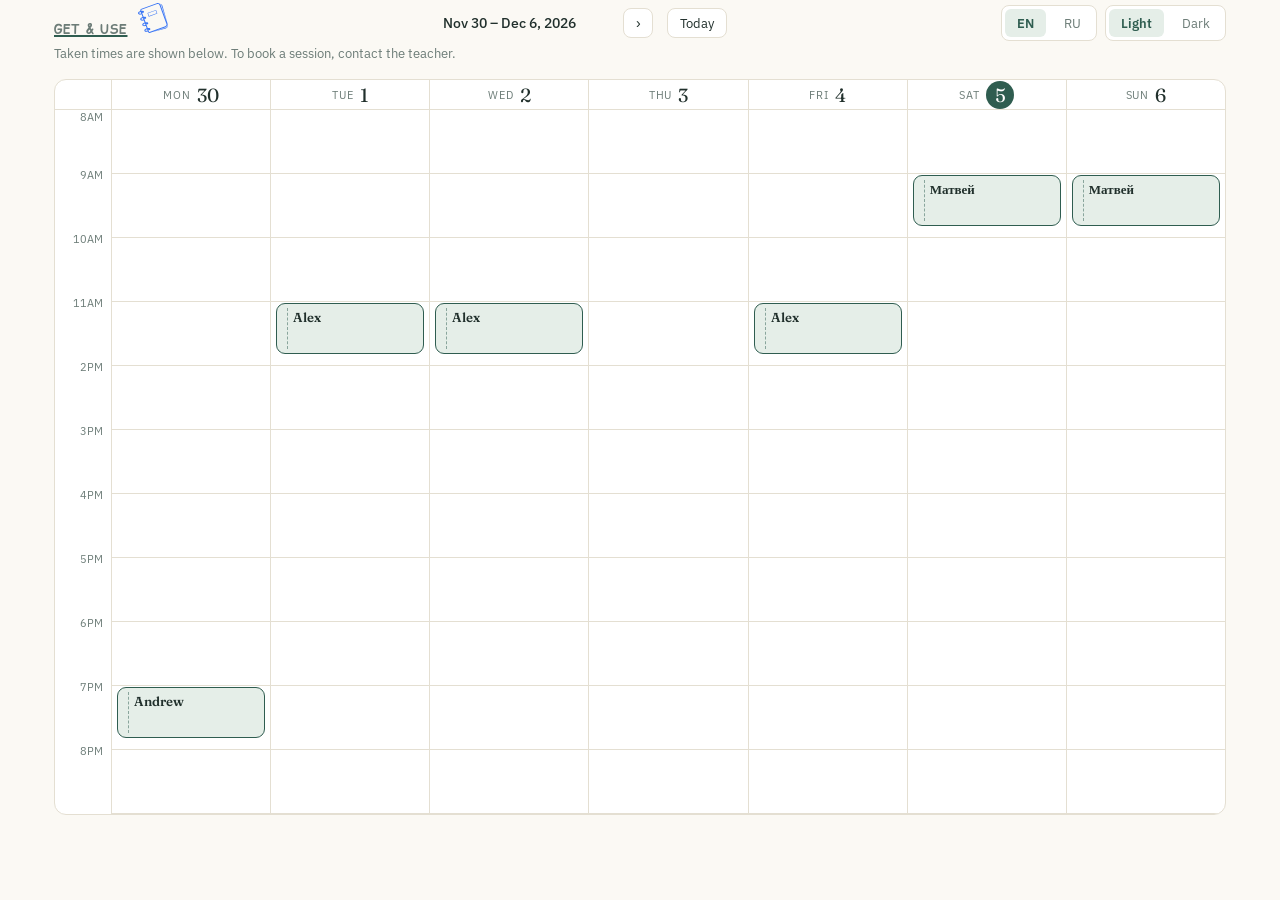
<file: booking/index.html>
<!DOCTYPE html>
<html lang="en">
<head>
<meta charset="UTF-8">
<meta name="viewport" content="width=device-width, initial-scale=1.0">
<title>Расписание уроков
</title>
<link rel="preconnect" href="https://fonts.googleapis.com/">
<link rel="preconnect" href="https://fonts.gstatic.com" crossorigin>
<link href="https://fonts.googleapis.com/css2?family=Comic+Relief:wght@400;700&display=swap" rel="stylesheet">
<link rel="stylesheet" href="style.css">
</head>
<body>
<div class="wrap">
  <div class="topbar admin-topbar">
    <div class="brand-mark">
       <a href="/" class="font-display font-bold text-xl tracking-tight relative z-10">
        <span class="text-zinc-900 dark:text-white">GET & USE</span>
      </a>
      <svg xmlns="http://www.w3.org/2000/svg" xmlns:xlink="http://www.w3.org/1999/xlink" aria-hidden="true" role="img" width="32" height="32" viewBox="0 0 64 64" style="color: rgb(58, 118, 245); opacity: 1; transform: rotate(0deg);"><path fill="currentColor" d="M61.787 45.709L50.908 7.37c-.635-2.242-2.563-3.783-4.784-4.09a5.65 5.65 0 0 1 2.691 3.2l12.451 37.868c.985 3-.716 6.236-3.801 7.229L31.72 59.69l25.508-9.181c3.048-1.098 4.635-4.391 3.544-7.354L47.001 5.737C46.15 3.428 43.926 2 41.543 2c-.676 0-1.364.114-2.038.357l-26.223 9.438l-4.139 1.491c-2.673.962-3.061 2.415-2.381 4.756c-2.809.826-5.363 2.818-4.638 4.968c.87 2.578 3.921 2.673 7.042 1.667l1.978 5.372c-2.788.835-5.307 2.814-4.586 4.951c.871 2.582 3.89 2.659 7.015 1.649l-.264-.717l1.888 5.128c-2.774.841-5.271 2.813-4.554 4.941c.871 2.582 3.87 2.702 6.995 1.692l-.636-1.727s-3.635 1.162-4.244-.548c-.333-.936 1.381-1.845 3.176-2.358l3.451 9.379c-2.784.836-5.299 2.814-4.578 4.949c.871 2.582 3.898 2.703 7.023 1.693l.037.102c.734 1.988 1.36 2.817 2.612 2.817c.615 0 1.383-.201 2.388-.563l3.896-1.402l26.931-7.258c3.121-.867 4.955-4.031 4.093-7.068M4.239 22.427c-.336-.944 1.414-1.862 3.227-2.372l1.058 2.873c-.051.016-3.679 1.197-4.285-.501m4.434 11.99c-.335-.94 1.402-1.856 3.209-2.367l1.053 2.86c-.007.002-3.653 1.215-4.262-.493m8.25 22.39c-.335-.939 1.396-1.854 3.2-2.365l1.071 2.91c-.006.002-3.664 1.164-4.271-.545m9.265 2.749c-.818.295-1.393.444-1.709.444h-.015c-.093-.106-.33-.452-.719-1.508l-1.633-4.437c.082-.007.169-.019.246-.023c-.011.271.027.549.127.819c.41 1.114 1.654 1.688 2.78 1.282s1.706-1.636 1.298-2.749a2.174 2.174 0 0 0-2.779-1.281c-.081.029-.153.071-.229.108c-.646-.182-1.395-.229-2.182-.161l-3.452-9.38c.091-.009.187-.021.272-.026c-.011.271.027.549.127.82a2.176 2.176 0 0 0 2.781 1.281a2.14 2.14 0 0 0 1.297-2.75a2.175 2.175 0 0 0-2.779-1.281c-.081.029-.152.072-.229.109c-.652-.184-1.411-.229-2.208-.158l-3.313-9c.079-.007.163-.019.238-.023c-.009.266.028.538.126.804a2.177 2.177 0 0 0 2.781 1.282a2.14 2.14 0 0 0 1.297-2.75a2.174 2.174 0 0 0-2.779-1.281c-.089.032-.168.077-.249.119c-.64-.176-1.377-.222-2.151-.155l-3.677-9.988c.073-.006.151-.017.222-.021c-.004.251.031.506.123.756a2.177 2.177 0 0 0 2.781 1.282a2.14 2.14 0 0 0 1.297-2.75a2.174 2.174 0 0 0-2.779-1.281c-.111.04-.212.094-.313.149c-.612-.159-1.313-.202-2.047-.143c-.342-1.109-.293-1.548-.217-1.711c.043-.091.261-.415 1.297-.788l4.139-1.491L40.18 4.237A4.1 4.1 0 0 1 41.543 4c1.606 0 3.046.976 3.581 2.428l13.771 37.418c.333.904.288 1.89-.124 2.775a3.87 3.87 0 0 1-2.221 2.007l-26.222 9.438z"></path><path fill="currentColor" d="m38.087 15.948l-17.185 6.186l2.652 7.205l17.185-6.187zm-15.898 6.785l15.302-5.508l1.961 5.327l-15.302 5.509z"></path></svg>
    </div>
    <div class="nav">
      <button id="prevBtn" aria-label="Previous week" hidden>&#8249;</button>
      <span class="range" id="rangeLabel"></span>
      <button id="nextBtn" aria-label="Next week">&#8250;</button>
      <button id="todayBtn" class="today-btn" data-i18n="todayBtn"></button>
    </div>
    <div class="toggle-row">
      <div class="toggle-group"><button id="enBtn" class="active">EN</button><button id="ruBtn">RU</button></div>
      <div class="toggle-group"><button id="lightBtn" class="active" data-i18n="lightBtn"></button><button id="darkBtn" data-i18n="darkBtn"></button></div>
    </div>
  </div>

  <p class="role-note" data-i18n="roleCustomer"></p>
  <p class="error-msg" id="loadErr"></p>

  <div class="grid-wrap"><div class="grid" id="calGrid"></div></div>
</div>

<script src="common.js"></script>
<script src="customer.js"></script>
</body>
</html>
</file>
<file: booking/style.css>
@import url('https://fonts.googleapis.com/css2?family=Fraunces:ital,wght@0,500;0,600;1,500&family=IBM+Plex+Sans:wght@400;500;600&display=swap');

:root {
  --bg: #FBF9F4; --surface: #FFFFFF; --ink: #21302C; --ink-soft: #6C7C77; --line: #E4DFD2;
  --confirm: #2F5D50; --confirm-soft: #E5EEE8;
  --decline: #AF4A3C; --decline-soft: #F7E6E2;
}
html.dark {
  --bg: #1B211F; --surface: #232A28; --ink: #EDEAE1; --ink-soft: #9AA7A2; --line: #39423F;
  --confirm: #6FBFA1; --confirm-soft: #20332C;
  --decline: #E08575; --decline-soft: #3A2420;
}
* { box-sizing: border-box; }
[hidden] { display: none !important; }
body { margin: 0; background: var(--bg); color: var(--ink); font-family: 'IBM Plex Sans', sans-serif; transition: background .2s ease, color .2s ease; }
.disp { font-family: 'Fraunces', serif; }
a { color: var(--confirm); }

.wrap { max-width: 1180px; margin: 0 auto; padding: 2px 4px 6px; }
.topbar { display: flex; align-items: flex-end; justify-content: space-between; gap: 16px; margin-bottom: 1px; flex-wrap: wrap; }
.admin-topbar { align-items: center; }
.admin-topbar .nav { margin-bottom: 0; white-space: nowrap; }
.brand-mark { display: flex; align-items: baseline; gap: 10px; }
.brand-mark h1 { font-size: 28px; font-weight: 600; font-style: italic; margin: 0; }
.brand-mark span { font-size: 12px; color: var(--ink-soft); letter-spacing: .06em; text-transform: uppercase; }
.toggle-row { display: flex; gap: 8px; align-items: center; flex-wrap: wrap; }
.toggle-group { display: flex; gap: 6px; border: 1px solid var(--line); border-radius: 8px; padding: 3px; background: var(--surface); }
.toggle-group button { border: none; background: transparent; color: var(--ink-soft); font-size: 12.5px; font-family: inherit; padding: 6px 12px; border-radius: 6px; cursor: pointer; }
.toggle-group button.active { background: var(--confirm-soft); color: var(--confirm); font-weight: 600; }
.link-btn { font-size: 12.5px; font-family: inherit; color: var(--ink-soft); background: var(--surface); border: 1px solid var(--line); border-radius: 8px; padding: 8px 12px; cursor: pointer; text-decoration: none; }
.link-btn:hover { color: var(--ink); }

.role-note { font-size: 12.5px; color: var(--ink-soft); margin: 0 0 18px; }
.nav { display: flex; align-items: center; gap: 10px; margin-bottom: 16px; }
.nav button { width: 30px; height: 30px; border-radius: 8px; border: 1px solid var(--line); background: var(--surface); color: var(--ink); cursor: pointer; font-size: 14px; }
.nav button:hover { background: var(--confirm-soft); }
.nav .range { font-size: 14px; font-weight: 500; min-width: 170px; }
.legend { display: flex; gap: 16px; margin-bottom: 18px; flex-wrap: wrap; }
.legend-item { display: flex; align-items: center; gap: 6px; font-size: 12.5px; color: var(--ink-soft); }
.dot { width: 8px; height: 8px; border-radius: 50%; display: inline-block; }

.body-layout { display: flex; gap: 24px; align-items: flex-start; flex-wrap: wrap; }
.grid-wrap { flex: 1; min-width: 320px; overflow-x: auto; border: 1px solid var(--line); border-radius: 12px; background: var(--surface); }
.grid { display: grid; grid-template-columns: 56px repeat(7, minmax(110px, 1fr)); min-width: 860px; }
.head-cell { box-sizing: border-box; height: 30px; padding: 0; display: flex; align-items: center; justify-content: center; gap: 6px; border-bottom: 1px solid var(--line); border-left: 1px solid var(--line); }
.head-cell:first-child { border-left: none; }
.head-cell .dow { font-size: 11px; letter-spacing: .08em; text-transform: uppercase; color: var(--ink-soft); }
.head-cell .num { font-family: 'Fraunces', serif; font-size: 19px; margin-top: 0; }
.head-cell.today .num { display: inline-flex; align-items: center; justify-content: center; width: 28px; height: 28px; border-radius: 50%; background: var(--confirm); color: #fff; }
.time-cell { height: 64px; font-size: 11px; color: var(--ink-soft); text-align: right; padding-right: 8px; transform: translateY(-6px); }
.time-cell:first-child { transform: none; }
.day-col { position: relative; border-left: 1px solid var(--line); background-image: repeating-linear-gradient(to bottom, transparent, transparent 63px, var(--line) 63px, var(--line) 64px); }

.ticket { position: absolute; left: 5px; right: 5px; border-radius: 9px; border: 1px solid var(--confirm); background: var(--confirm-soft); padding: 6px 9px 6px 16px; display: flex; flex-direction: column; gap: 2px; overflow: hidden; }
.ticket::before { content: ''; position: absolute; left: 10px; top: 4px; bottom: 4px; border-left: 1.5px dashed var(--confirm); opacity: .5; }
.ticket .client { font-family: 'Fraunces', serif; font-size: 13px; font-weight: 600; line-height: 1.2; }
.ticket .time { font-size: 10px; color: var(--ink-soft); }
.ticket.admin .client { padding-right: 38px; }
.ticket.done { background: var(--surface); border-color: var(--line); }
.ticket.done .client { color: var(--ink-soft); text-decoration: line-through; }
.ticket .tools { position: absolute; top: 5px; right: 6px; display: flex; gap: 5px; align-items: center; }
.ticket .tools input { width: 14px; height: 14px; margin: 0; cursor: pointer; accent-color: var(--confirm); }
.ticket .tools button { border: none; background: none; color: var(--ink-soft); font-size: 15px; line-height: 1; cursor: pointer; padding: 0; }
.ticket .tools button:hover { color: var(--decline); }

.rail { width: 300px; flex-shrink: 0; }
.rail h2 { font-family: 'Fraunces', serif; font-size: 16px; font-weight: 600; margin: 0 0 4px; }
.add-student-heading { display: flex; align-items: center; justify-content: space-between; gap: 8px; }
.add-student-toggle { flex: 0 0 auto; width: 26px; height: 26px; border: 1px solid var(--line); border-radius: 6px; background: var(--surface); color: var(--ink); cursor: pointer; font: inherit; line-height: 1; }
.add-student-toggle:hover { background: var(--confirm-soft); }
.rail .sub { font-size: 12px; color: var(--ink-soft); margin: 0 0 12px; }
.sep { height: 1px; background: var(--line); margin: 20px 0; }
.field { margin-bottom: 10px; }
.field label { display: block; font-size: 12px; color: var(--ink-soft); margin-bottom: 3px; }
.field input, .field select { width: 100%; padding: 7px 9px; border-radius: 7px; border: 1px solid var(--line); background: var(--surface); color: var(--ink); font-family: inherit; font-size: 13px; }
.field input:focus, .field select:focus { outline: 2px solid var(--confirm); outline-offset: 1px; }
.row2 { display: flex; gap: 8px; }
.row2 .field { flex: 1; min-width: 0; }
.primary-btn { width: 100%; border: none; background: var(--confirm); color: #fff; font-weight: 600; font-size: 13.5px; font-family: inherit; padding: 10px 0; border-radius: 8px; cursor: pointer; margin-top: 4px; }
.primary-btn:hover { opacity: .92; }
.error-msg, .success-msg { font-size: 12px; border-radius: 7px; padding: 8px 10px; margin-top: 8px; display: none; }
.error-msg { color: var(--decline); background: var(--decline-soft); }
.success-msg { color: var(--confirm); background: var(--confirm-soft); }
.error-msg.show, .success-msg.show { display: block; }
.empty { font-size: 12.5px; color: var(--ink-soft); border: 1px dashed var(--line); border-radius: 10px; padding: 16px; text-align: center; }

.stu-card { border: 1px solid var(--line); border-radius: 10px; background: var(--surface); padding: 11px 12px; margin-bottom: 10px; }
.stu-head { display: flex; justify-content: space-between; align-items: center; gap: 8px; }
.stu-card .name { font-size: 13.5px; font-weight: 600; word-break: break-word; }
.stu-card .contact { font-size: 11.5px; color: var(--ink-soft); margin-top: 2px; word-break: break-all; }
.stu-toggle { flex: 0 0 auto; border: 0; background: none; color: var(--ink-soft); cursor: pointer; font-size: 15px; line-height: 1; padding: 2px; }
.stu-toggle span { display: block; transition: transform .15s ease; }
.stu-card.is-expanded .stu-toggle span { transform: rotate(180deg); }
.stu-details .contact { margin-top: 8px; }
.stu-details .del { margin-top: 8px; }
.stu-name-editor { margin-top: 8px; }
.stu-name-form { display: flex; align-items: center; gap: 5px; flex-wrap: wrap; }
.stu-name-form input { min-width: 0; flex: 1 1 100%; padding: 6px 8px; border: 1px solid var(--line); border-radius: 6px; background: var(--surface); color: var(--ink); font: inherit; font-size: 12px; }
.stu-name-form button { border: 1px solid var(--line); border-radius: 6px; background: var(--surface); color: var(--ink); cursor: pointer; font: inherit; font-size: 11px; padding: 4px 7px; }
.stu-name-form button:hover { background: var(--confirm-soft); }
.stu-name-form .error-msg { flex-basis: 100%; margin-top: 0; }
.stu-card .del { border: none; background: none; color: var(--ink-soft); cursor: pointer; font-size: 12px; font-family: inherit; padding: 0; }
.stu-card .del:hover { color: var(--decline); }
.stats { display: flex; align-items: center; gap: 6px; margin-top: 10px; flex-wrap: wrap; }
.chip { font-size: 11px; font-weight: 600; padding: 3px 8px; border-radius: 999px; background: var(--confirm-soft); color: var(--confirm); }
.chip.muted { background: var(--bg); color: var(--ink-soft); border: 1px solid var(--line); }
.chip.warn { background: var(--decline-soft); color: var(--decline); }
.stepper { margin-left: auto; display: flex; gap: 4px; align-items: center; font-size: 11px; color: var(--ink-soft); }
.stepper button { width: 24px; height: 24px; border-radius: 6px; border: 1px solid var(--line); background: var(--surface); color: var(--ink); cursor: pointer; font-size: 14px; line-height: 1; }
.stepper button:hover { background: var(--confirm-soft); }

.nav button.today-btn { width: auto; padding: 0 12px; height: 30px; font-size: 12.5px; font-family: inherit; margin-left: 4px; }
.ticket.short { padding-top: 4px; padding-bottom: 4px; justify-content: center; }
.ticket.short .client { line-height: 1.1; }
.days { display: flex; gap: 4px; flex-wrap: wrap; }
.daychip { cursor: pointer; }
.daychip input { position: absolute; opacity: 0; pointer-events: none; }
.daychip span { display: inline-block; font-size: 12px; padding: 5px 8px; border: 1px solid var(--line); border-radius: 7px; background: var(--surface); color: var(--ink-soft); }
.daychip input:checked + span { background: var(--confirm-soft); border-color: var(--confirm); color: var(--confirm); font-weight: 600; }
.daychip input:focus-visible + span { outline: 2px solid var(--confirm); outline-offset: 1px; }
.check { display: flex; align-items: flex-start; gap: 8px; font-size: 12.5px; color: var(--ink); margin: 6px 0 10px; cursor: pointer; }
.check input { margin-top: 2px; accent-color: var(--confirm); }

.login-card { max-width: 340px; margin: 12vh auto 0; background: var(--surface); border: 1px solid var(--line); border-radius: 12px; padding: 26px; }
.login-card h2 { font-family: 'Fraunces', serif; font-size: 20px; margin: 0 0 4px; }
.login-card p { font-size: 12.5px; color: var(--ink-soft); margin: 0 0 14px; }
.login-card input { width: 100%; padding: 9px 10px; border-radius: 7px; border: 1px solid var(--line); background: var(--bg); color: var(--ink); font-family: inherit; font-size: 14px; }
.login-card input:focus { outline: 2px solid var(--confirm); outline-offset: 1px; }

@media (max-width: 760px) {
  .body-layout { flex-direction: column-reverse; }
  .rail { width: 100%; }
}


/* Parent classes */
.font-display {
  font-family: "Comic Relief", sans-serif;
}
.font-bold {
  font-weight: 700;
}
.text-xl {
  font-size: 1.25rem;
  line-height: 1.75rem;
}
.tracking-tight {
  letter-spacing: -0.025em;
}
/* Span classes */
.text-zinc-900 {
  color: rgb(56 91 121);
}
.dark\:text-white:is(.dark *) {
  color: rgb(255 255 255);
}

/* Inherited from the body */
.antialiased {
  -webkit-font-smoothing: antialiased;
  -moz-osx-font-smoothing: grayscale;
}
</file>
